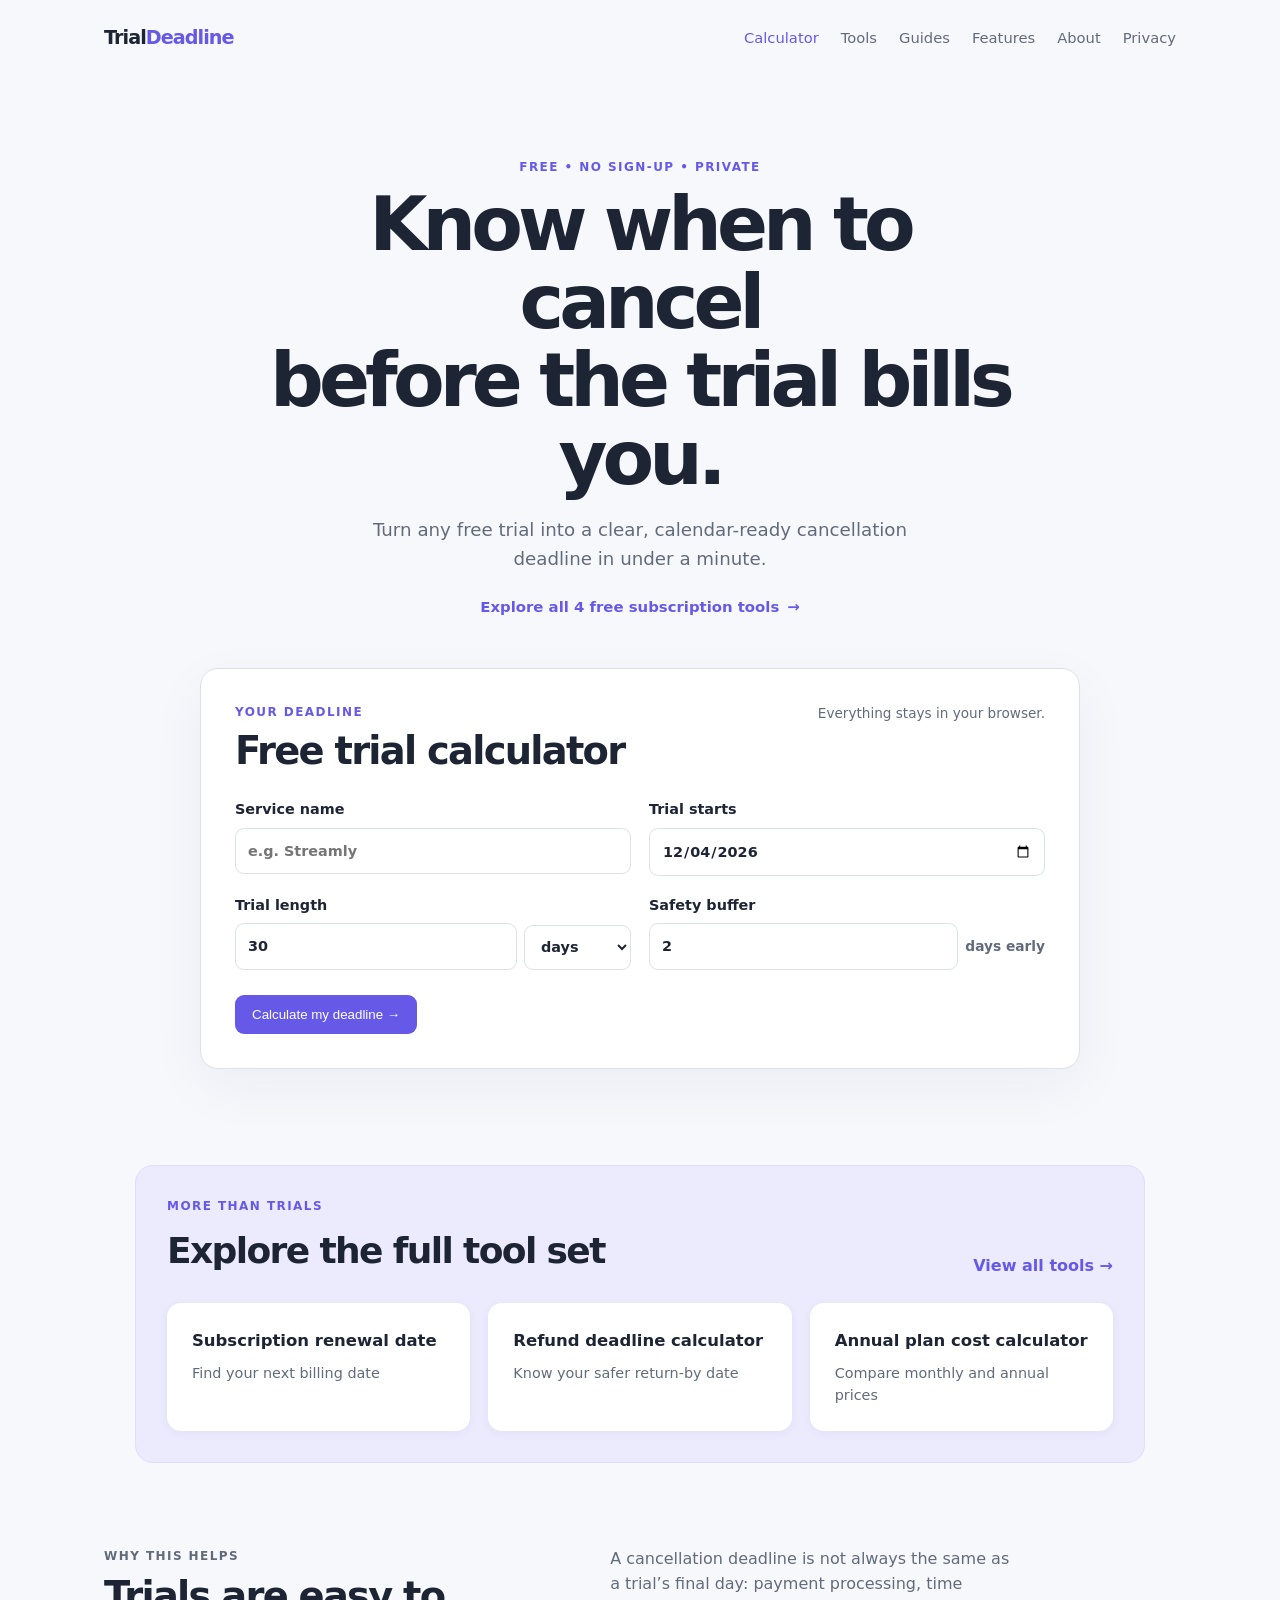
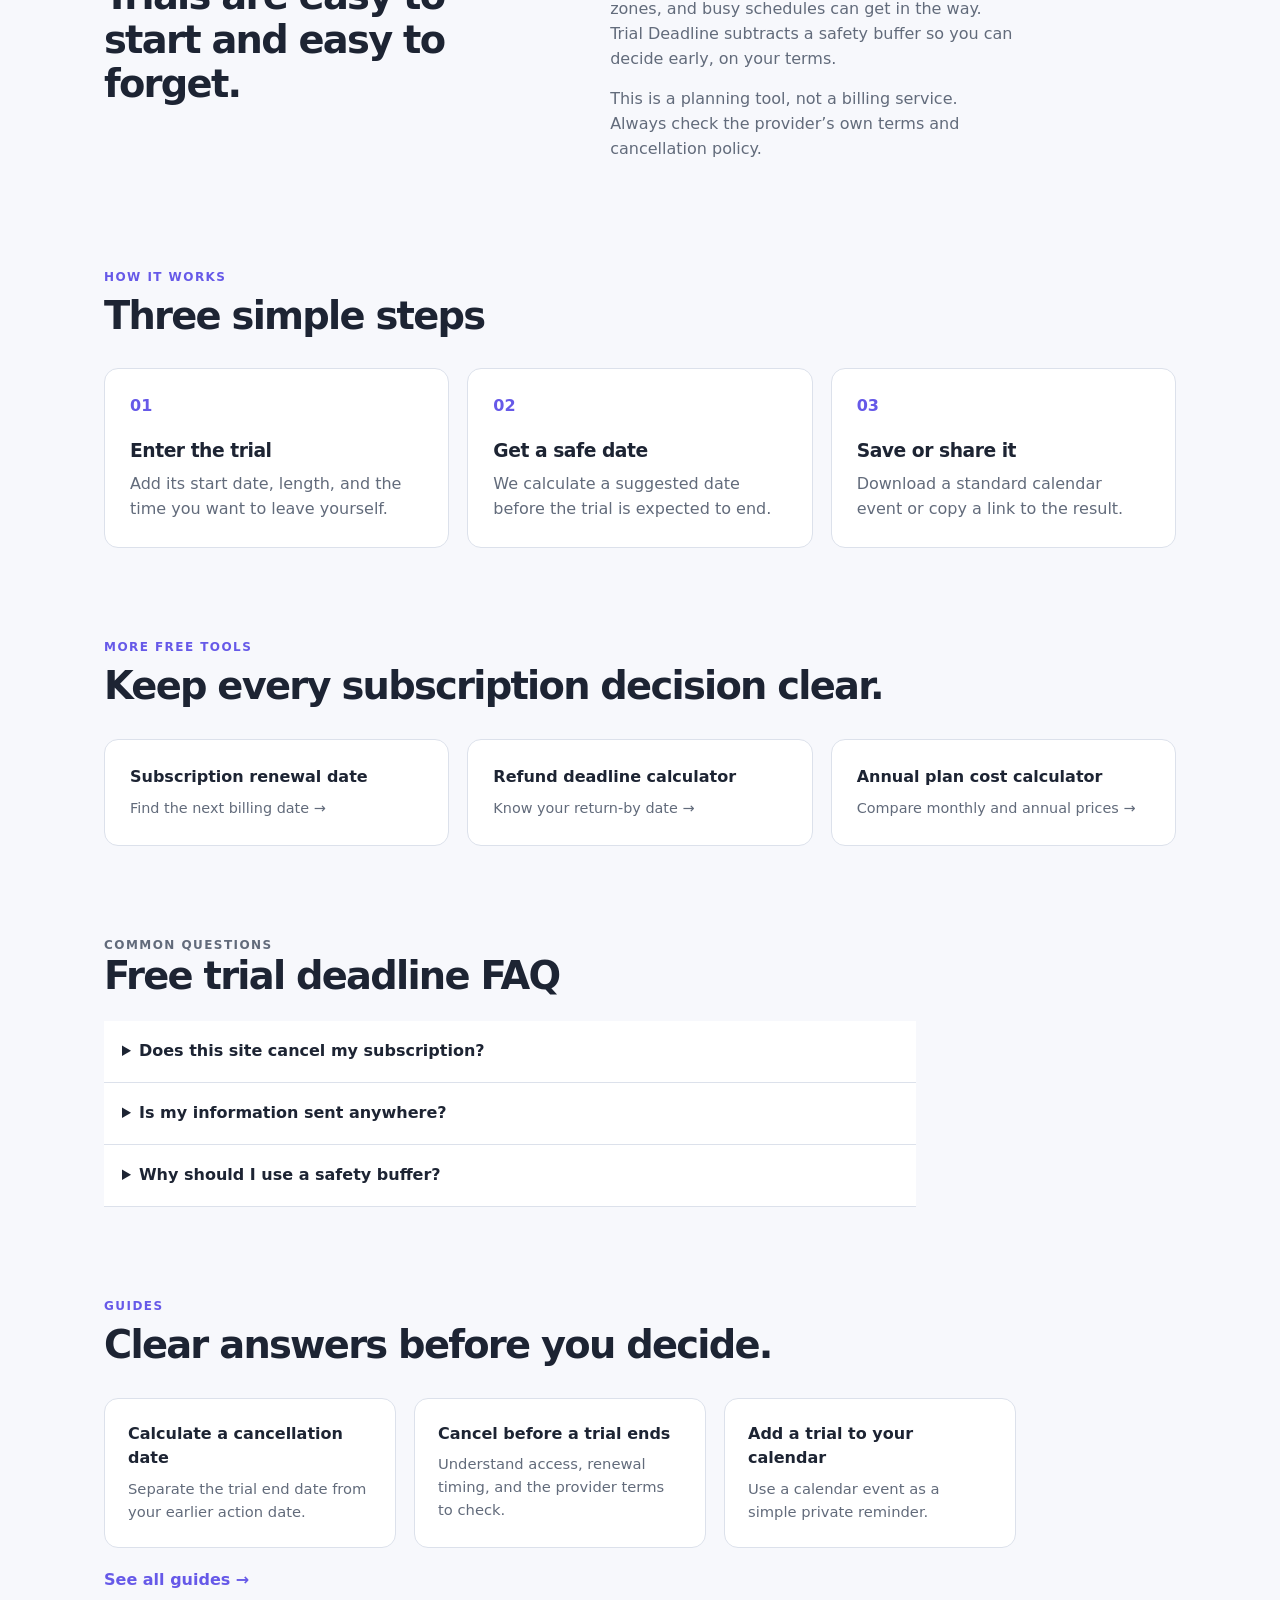
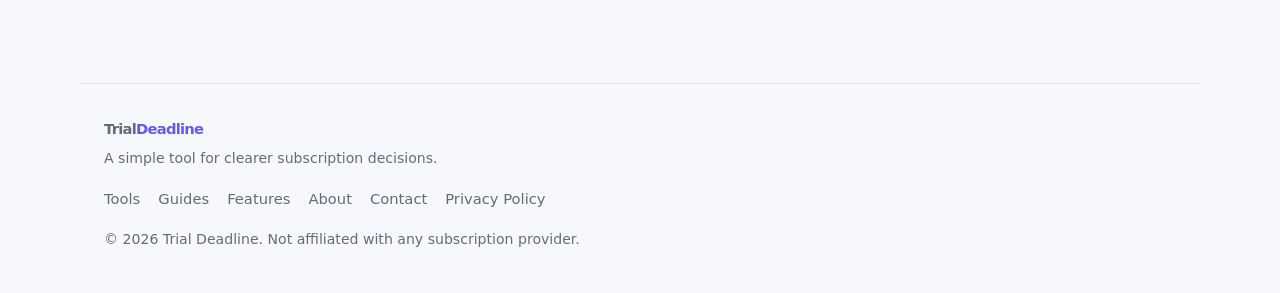
<file: index.html>
<!doctype html>
<html lang="en">
  <head>
    <meta charset="utf-8">
    <meta name="viewport" content="width=device-width, initial-scale=1">
    <meta name="description" content="Calculate a safe free trial cancellation date, add it to your calendar, and share the deadline. Free, private, and no sign-up required.">
    <meta name="robots" content="index,follow">
    <meta name="theme-color" content="#f7f8fc">
    <meta name="google-site-verification" content="S3V3upbUDRzI9ONeGpbqQpxFboGiI58O0hsGuyWn2IU">
    <script async src="https://pagead2.googlesyndication.com/pagead/js/adsbygoogle.js?client=ca-pub-9119977817671040" crossorigin="anonymous"></script>
    <link rel="canonical" href="https://trial-deadline.pages.dev/">
    <meta property="og:type" content="website">
    <meta property="og:title" content="Free Trial Cancellation Date Calculator | Trial Deadline">
    <meta property="og:description" content="Calculate a safe free trial cancellation date. Free, private, and no sign-up required.">
    <meta property="og:url" content="https://trial-deadline.pages.dev/">
    <link rel="icon" href="assets/favicon.svg" type="image/svg+xml">
    <link rel="stylesheet" href="assets/css/site.css">
    <script type="application/ld+json">
      {"@context":"https://schema.org","@type":"WebApplication","name":"Trial Deadline","url":"https://trial-deadline.pages.dev/","applicationCategory":"UtilitiesApplication","operatingSystem":"Any","isAccessibleForFree":true,"description":"A private, no-sign-up calculator for free trial cancellation dates."}
    </script>
    <title>Free Trial Cancellation Date Calculator | Trial Deadline</title>
    <style>.hero-tools-link{display:inline-flex;gap:8px;align-items:center;margin-top:23px;color:#6659e8;font-size:.93rem;font-weight:750;text-decoration:none}.hero-tools-link:hover{text-decoration:underline}.tool-spotlight{max-width:1010px;margin:0 auto 84px;padding:31px;background:#eceafd;border:1px solid #dfdcfc;border-radius:18px}.tool-spotlight-heading{display:flex;align-items:flex-end;justify-content:space-between;gap:20px}.tool-spotlight-heading h2{margin:0;letter-spacing:-.045em;font-size:clamp(1.55rem,3vw,2.25rem)}.tool-spotlight-heading>a{color:#6659e8;font-weight:750;text-decoration:none;white-space:nowrap}.tool-links-prominent{margin-top:24px}.tool-links-prominent a{border:none;box-shadow:0 2px 10px #29215b0d}.tool-links-prominent strong{font-size:1.03rem}@media(max-width:640px){.tool-spotlight{margin:0 16px 60px;padding:22px}.tool-spotlight-heading{align-items:flex-start;flex-direction:column;gap:8px}}</style>
    <style>.guide-preview{max-width:960px}.guide-cards{display:grid;grid-template-columns:repeat(3,1fr);gap:18px;margin:30px 0 20px}.guide-cards a{display:block;background:#fff;border:1px solid #dce1eb;border-radius:14px;padding:23px;color:#1d2433;text-decoration:none}.guide-cards a:hover{border-color:#6659e8}.guide-cards strong,.guide-cards span{display:block}.guide-cards span{margin-top:7px;color:#626b7b;font-size:.92rem}.text-link{color:#6659e8;font-weight:750;text-decoration:none}@media(max-width:640px){.guide-cards{grid-template-columns:1fr}}</style>
  </head>
  <body>
    <a class="skip-link" href="#main">Skip to calculator</a>
    <header class="site-header"><a class="brand" href="index.html" aria-label="Trial Deadline home">Trial<span>Deadline</span></a><nav aria-label="Primary navigation"><a aria-current="page" href="index.html">Calculator</a><a href="tools.html">Tools</a><a href="guides.html">Guides</a><a href="features.html">Features</a><a href="about.html">About</a><a href="privacy.html">Privacy</a></nav></header>
    <main id="main">
      <section class="hero">
        <p class="eyebrow">FREE • NO SIGN-UP • PRIVATE</p>
        <h1>Know when to cancel<br>before the trial bills you.</h1>
        <p class="lead">Turn any free trial into a clear, calendar-ready cancellation deadline in under a minute.</p>
        <a class="hero-tools-link" href="tools.html">Explore all 4 free subscription tools <span aria-hidden="true">&rarr;</span></a>
      </section>
      <section class="tool-card" aria-labelledby="calculator-title">
        <div class="tool-heading"><div><p class="eyebrow">YOUR DEADLINE</p><h2 id="calculator-title">Free trial calculator</h2></div><p class="privacy-note">Everything stays in your browser.</p></div>
        <form id="trial-form">
          <div class="form-grid">
            <label>Service name <input id="service" name="service" type="text" maxlength="80" placeholder="e.g. Streamly" autocomplete="off"></label>
            <label>Trial starts <input id="start-date" name="start" type="date" required></label>
            <label>Trial length <span class="field-pair"><input id="duration" name="duration" type="number" min="1" max="365" value="30" required><select id="unit" name="unit" aria-label="Trial length unit"><option value="days">days</option><option value="weeks">weeks</option><option value="months">months</option></select></span></label>
            <label>Safety buffer <span class="field-pair"><input id="buffer" name="buffer" type="number" min="0" max="30" value="2" required><span class="suffix">days early</span></span></label>
          </div>
          <button class="button button-primary" type="submit">Calculate my deadline <span aria-hidden="true">→</span></button>
        </form>
        <section id="result" class="result" aria-live="polite" hidden>
          <p class="eyebrow">CANCEL BY</p><h3 id="deadline-date"></h3><p id="deadline-message"></p>
          <div class="result-actions"><button id="calendar-button" class="button button-primary" type="button">Add to calendar</button><button id="share-button" class="button button-secondary" type="button">Copy share link</button></div>
          <p id="copy-status" class="status" role="status"></p>
        </section>
      </section>
      <section class="tool-spotlight" aria-labelledby="more-tools-title">
        <div class="tool-spotlight-heading"><div><p class="eyebrow">MORE THAN TRIALS</p><h2 id="more-tools-title">Explore the full tool set</h2></div><a href="tools.html">View all tools &rarr;</a></div>
        <div class="tool-links tool-links-prominent"><a href="renewal-date-calculator.html"><strong>Subscription renewal date</strong><span>Find your next billing date</span></a><a href="refund-deadline-calculator.html"><strong>Refund deadline calculator</strong><span>Know your safer return-by date</span></a><a href="annual-subscription-calculator.html"><strong>Annual plan cost calculator</strong><span>Compare monthly and annual prices</span></a></div>
      </section>
      <section class="content-section two-columns">
        <div><p class="eyebrow">WHY THIS HELPS</p><h2>Trials are easy to start and easy to forget.</h2></div>
        <div><p>A cancellation deadline is not always the same as a trial’s final day: payment processing, time zones, and busy schedules can get in the way. Trial Deadline subtracts a safety buffer so you can decide early, on your terms.</p><p>This is a planning tool, not a billing service. Always check the provider’s own terms and cancellation policy.</p></div>
      </section>
      <section class="content-section"><p class="eyebrow">HOW IT WORKS</p><h2>Three simple steps</h2><div class="steps"><article><span>01</span><h3>Enter the trial</h3><p>Add its start date, length, and the time you want to leave yourself.</p></article><article><span>02</span><h3>Get a safe date</h3><p>We calculate a suggested date before the trial is expected to end.</p></article><article><span>03</span><h3>Save or share it</h3><p>Download a standard calendar event or copy a link to the result.</p></article></div></section>
      <section class="content-section"><p class="eyebrow">MORE FREE TOOLS</p><h2>Keep every subscription decision clear.</h2><div class="tool-links"><a href="renewal-date-calculator.html"><strong>Subscription renewal date</strong><span>Find the next billing date →</span></a><a href="refund-deadline-calculator.html"><strong>Refund deadline calculator</strong><span>Know your return-by date →</span></a><a href="annual-subscription-calculator.html"><strong>Annual plan cost calculator</strong><span>Compare monthly and annual prices →</span></a></div></section>
      <section class="content-section faq"><p class="eyebrow">COMMON QUESTIONS</p><h2>Free trial deadline FAQ</h2><details><summary>Does this site cancel my subscription?</summary><p>No. This site only helps you plan a cancellation date. You must cancel directly with the service provider.</p></details><details><summary>Is my information sent anywhere?</summary><p>No. Calculations happen on your device. A shared result is encoded in the URL, not stored on our servers.</p></details><details><summary>Why should I use a safety buffer?</summary><p>Cancellation cutoffs and time zones vary. A buffer gives you time to decide and complete the provider’s cancellation steps.</p></details></section>
      <section class="content-section guide-preview" aria-labelledby="guides-title"><p class="eyebrow">GUIDES</p><h2 id="guides-title">Clear answers before you decide.</h2><div class="guide-cards"><a href="guides/calculate-cancellation-date.html"><strong>Calculate a cancellation date</strong><span>Separate the trial end date from your earlier action date.</span></a><a href="guides/cancel-before-trial-ends.html"><strong>Cancel before a trial ends</strong><span>Understand access, renewal timing, and the provider terms to check.</span></a><a href="guides/add-trial-to-calendar.html"><strong>Add a trial to your calendar</strong><span>Use a calendar event as a simple private reminder.</span></a></div><a class="text-link" href="guides.html">See all guides <span aria-hidden="true">&rarr;</span></a></section>
    </main>
    <footer class="site-footer"><a class="brand" href="index.html">Trial<span>Deadline</span></a><p>A simple tool for clearer subscription decisions.</p><div><a href="tools.html">Tools</a><a href="guides.html">Guides</a><a href="features.html">Features</a><a href="about.html">About</a><a href="contact.html">Contact</a><a href="privacy.html">Privacy Policy</a></div><p>© <span id="year"></span> Trial Deadline. Not affiliated with any subscription provider.</p></footer>
    <script type="module" src="assets/js/app.js"></script>
  </body>
</html>
</file>
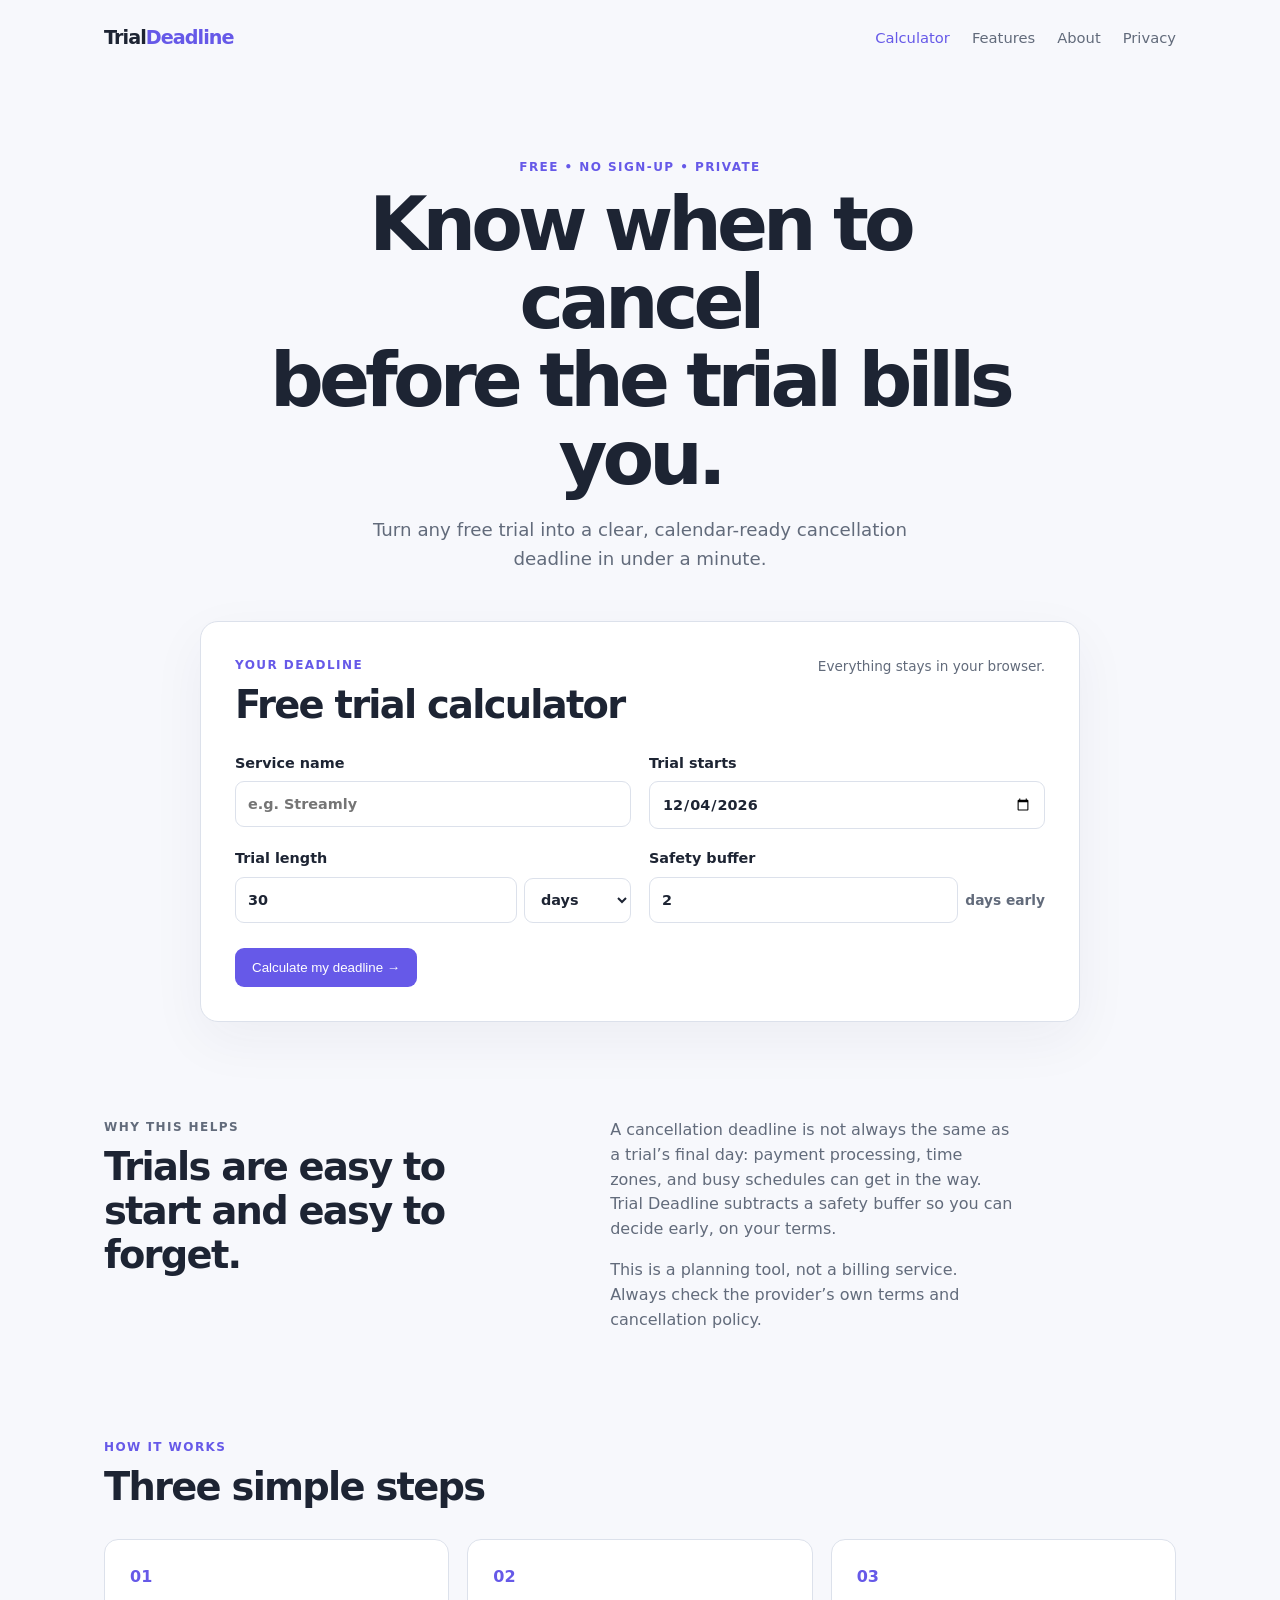
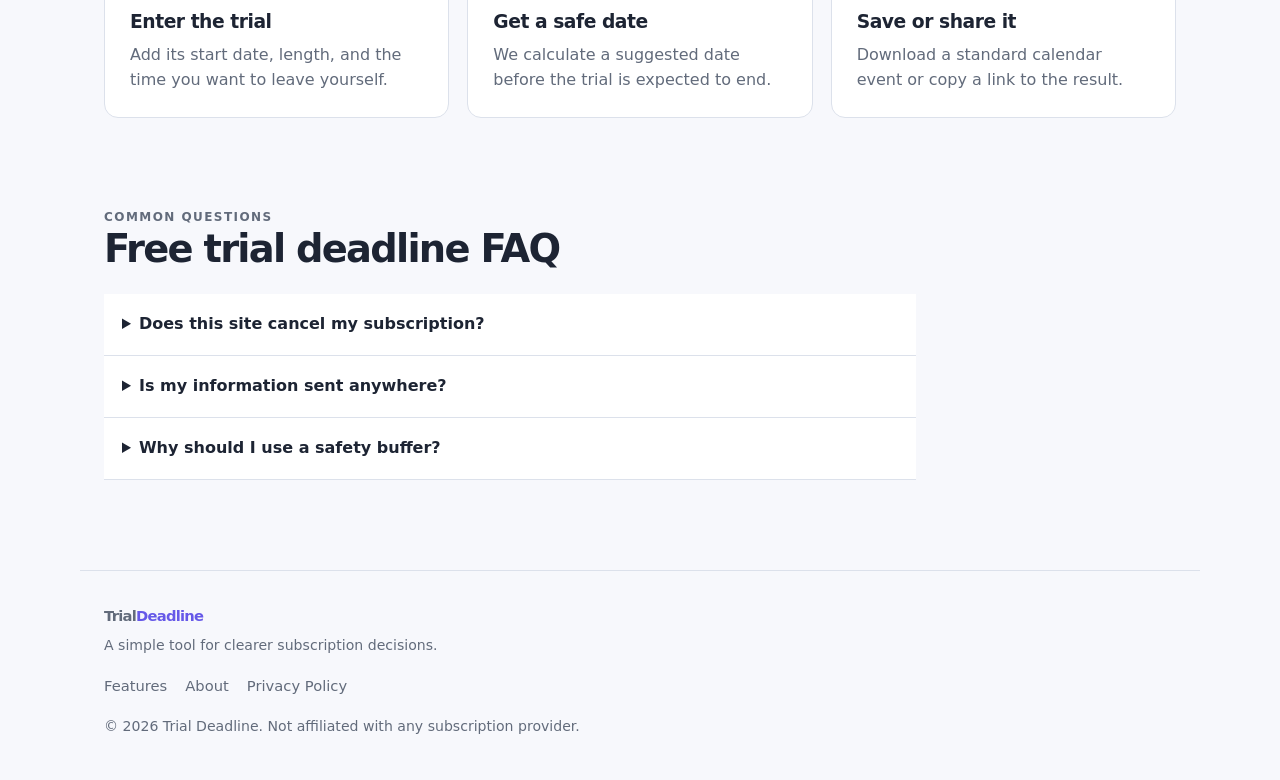
<file: free-trial-deadline-calculator/index.html>
<!doctype html>
<html lang="en">
  <head>
    <meta charset="utf-8">
    <meta name="viewport" content="width=device-width, initial-scale=1">
    <meta name="description" content="Calculate a safe free trial cancellation date, add it to your calendar, and share the deadline. Free, private, and no sign-up required.">
    <meta name="robots" content="index,follow">
    <meta name="theme-color" content="#f7f8fc">
    <link rel="canonical" href="https://YOUR-DOMAIN.example/">
    <link rel="icon" href="assets/favicon.svg" type="image/svg+xml">
    <link rel="stylesheet" href="assets/css/site.css">
    <script type="application/ld+json">
      {"@context":"https://schema.org","@type":"WebApplication","name":"Trial Deadline","url":"https://YOUR-DOMAIN.example/","applicationCategory":"UtilitiesApplication","operatingSystem":"Any","isAccessibleForFree":true,"description":"A private, no-sign-up calculator for free trial cancellation dates."}
    </script>
    <title>Free Trial Cancellation Date Calculator | Trial Deadline</title>
  </head>
  <body>
    <a class="skip-link" href="#main">Skip to calculator</a>
    <header class="site-header"><a class="brand" href="index.html" aria-label="Trial Deadline home">Trial<span>Deadline</span></a><nav aria-label="Primary navigation"><a aria-current="page" href="index.html">Calculator</a><a href="features.html">Features</a><a href="about.html">About</a><a href="privacy.html">Privacy</a></nav></header>
    <main id="main">
      <section class="hero">
        <p class="eyebrow">FREE • NO SIGN-UP • PRIVATE</p>
        <h1>Know when to cancel<br>before the trial bills you.</h1>
        <p class="lead">Turn any free trial into a clear, calendar-ready cancellation deadline in under a minute.</p>
      </section>
      <section class="tool-card" aria-labelledby="calculator-title">
        <div class="tool-heading"><div><p class="eyebrow">YOUR DEADLINE</p><h2 id="calculator-title">Free trial calculator</h2></div><p class="privacy-note">Everything stays in your browser.</p></div>
        <form id="trial-form">
          <div class="form-grid">
            <label>Service name <input id="service" name="service" type="text" maxlength="80" placeholder="e.g. Streamly" autocomplete="off"></label>
            <label>Trial starts <input id="start-date" name="start" type="date" required></label>
            <label>Trial length <span class="field-pair"><input id="duration" name="duration" type="number" min="1" max="365" value="30" required><select id="unit" name="unit" aria-label="Trial length unit"><option value="days">days</option><option value="weeks">weeks</option><option value="months">months</option></select></span></label>
            <label>Safety buffer <span class="field-pair"><input id="buffer" name="buffer" type="number" min="0" max="30" value="2" required><span class="suffix">days early</span></span></label>
          </div>
          <button class="button button-primary" type="submit">Calculate my deadline <span aria-hidden="true">→</span></button>
        </form>
        <section id="result" class="result" aria-live="polite" hidden>
          <p class="eyebrow">CANCEL BY</p><h3 id="deadline-date"></h3><p id="deadline-message"></p>
          <div class="result-actions"><button id="calendar-button" class="button button-primary" type="button">Add to calendar</button><button id="share-button" class="button button-secondary" type="button">Copy share link</button></div>
          <p id="copy-status" class="status" role="status"></p>
        </section>
      </section>
      <section class="content-section two-columns">
        <div><p class="eyebrow">WHY THIS HELPS</p><h2>Trials are easy to start and easy to forget.</h2></div>
        <div><p>A cancellation deadline is not always the same as a trial’s final day: payment processing, time zones, and busy schedules can get in the way. Trial Deadline subtracts a safety buffer so you can decide early, on your terms.</p><p>This is a planning tool, not a billing service. Always check the provider’s own terms and cancellation policy.</p></div>
      </section>
      <section class="content-section"><p class="eyebrow">HOW IT WORKS</p><h2>Three simple steps</h2><div class="steps"><article><span>01</span><h3>Enter the trial</h3><p>Add its start date, length, and the time you want to leave yourself.</p></article><article><span>02</span><h3>Get a safe date</h3><p>We calculate a suggested date before the trial is expected to end.</p></article><article><span>03</span><h3>Save or share it</h3><p>Download a standard calendar event or copy a link to the result.</p></article></div></section>
      <section class="content-section faq"><p class="eyebrow">COMMON QUESTIONS</p><h2>Free trial deadline FAQ</h2><details><summary>Does this site cancel my subscription?</summary><p>No. This site only helps you plan a cancellation date. You must cancel directly with the service provider.</p></details><details><summary>Is my information sent anywhere?</summary><p>No. Calculations happen on your device. A shared result is encoded in the URL, not stored on our servers.</p></details><details><summary>Why should I use a safety buffer?</summary><p>Cancellation cutoffs and time zones vary. A buffer gives you time to decide and complete the provider’s cancellation steps.</p></details></section>
    </main>
    <footer class="site-footer"><a class="brand" href="index.html">Trial<span>Deadline</span></a><p>A simple tool for clearer subscription decisions.</p><div><a href="features.html">Features</a><a href="about.html">About</a><a href="privacy.html">Privacy Policy</a></div><p>© <span id="year"></span> Trial Deadline. Not affiliated with any subscription provider.</p></footer>
    <script type="module" src="assets/js/app.js"></script>
  </body>
</html>
</file>
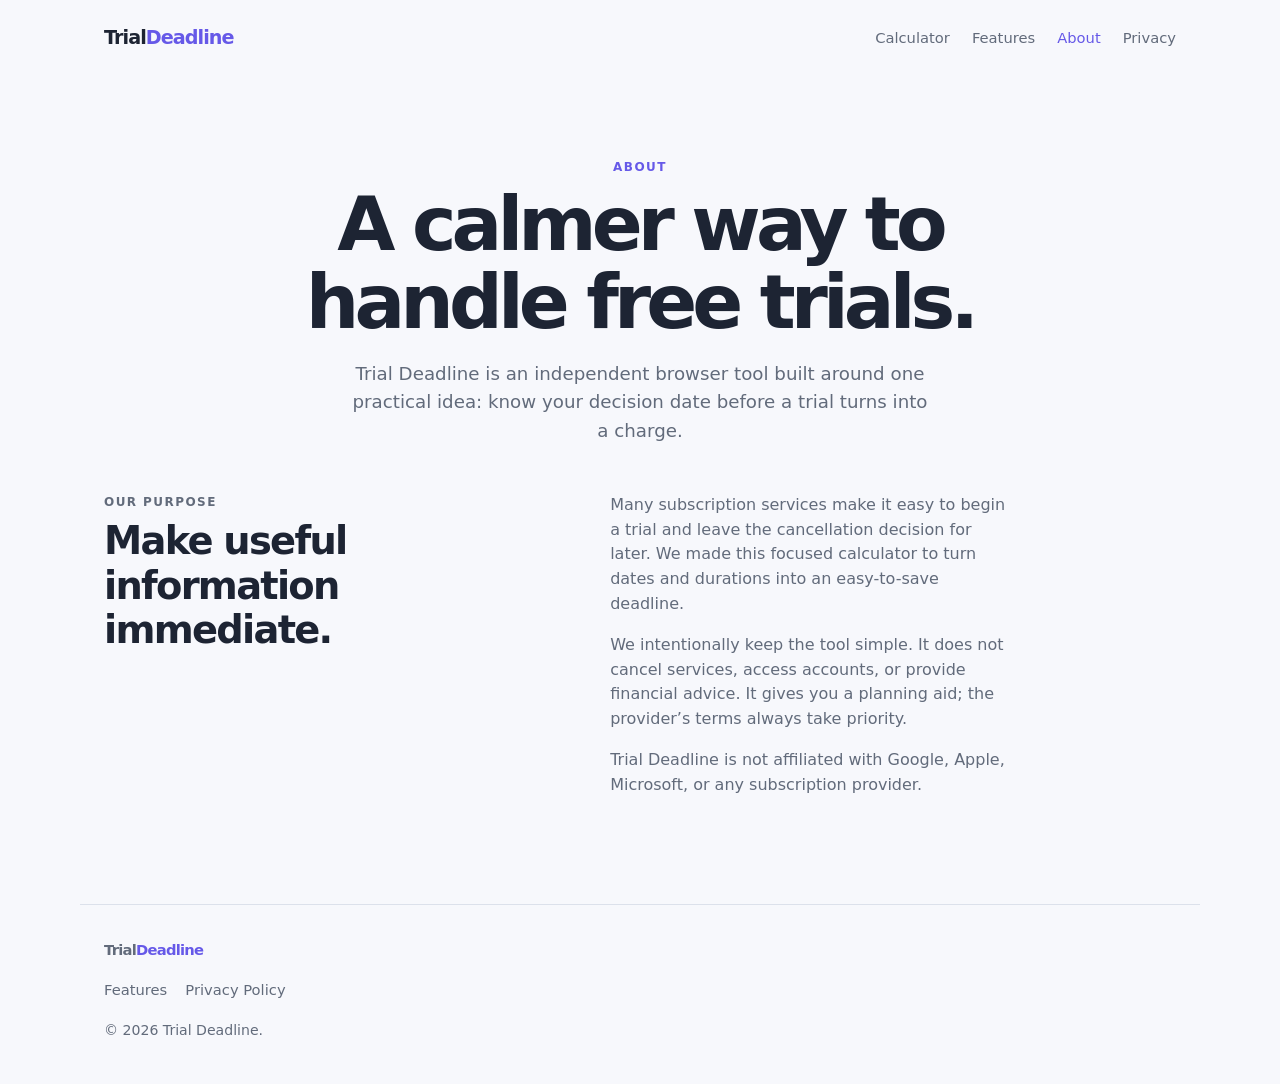
<file: about.html>
<!doctype html><html lang="en"><head><meta charset="utf-8"><meta name="viewport" content="width=device-width,initial-scale=1"><meta name="description" content="About Trial Deadline, a free and privacy-minded browser tool for planning free trial cancellation dates."><link rel="canonical" href="https://YOUR-DOMAIN.example/about.html"><link rel="stylesheet" href="assets/css/site.css"><title>About | Trial Deadline</title></head><body><header class="site-header"><a class="brand" href="index.html">Trial<span>Deadline</span></a><nav><a href="index.html">Calculator</a><a href="features.html">Features</a><a aria-current="page" href="about.html">About</a><a href="privacy.html">Privacy</a></nav></header><main><section class="hero"><p class="eyebrow">ABOUT</p><h1>A calmer way to handle free trials.</h1><p class="lead">Trial Deadline is an independent browser tool built around one practical idea: know your decision date before a trial turns into a charge.</p></section><section class="content-section two-columns"><div><p class="eyebrow">OUR PURPOSE</p><h2>Make useful information immediate.</h2></div><div><p>Many subscription services make it easy to begin a trial and leave the cancellation decision for later. We made this focused calculator to turn dates and durations into an easy-to-save deadline.</p><p>We intentionally keep the tool simple. It does not cancel services, access accounts, or provide financial advice. It gives you a planning aid; the provider’s terms always take priority.</p><p>Trial Deadline is not affiliated with Google, Apple, Microsoft, or any subscription provider.</p></div></section></main><footer class="site-footer"><a class="brand" href="index.html">Trial<span>Deadline</span></a><div><a href="features.html">Features</a><a href="privacy.html">Privacy Policy</a></div><p>© <span id="year"></span> Trial Deadline.</p></footer><script type="module" src="assets/js/app.js"></script></body></html>
</file>
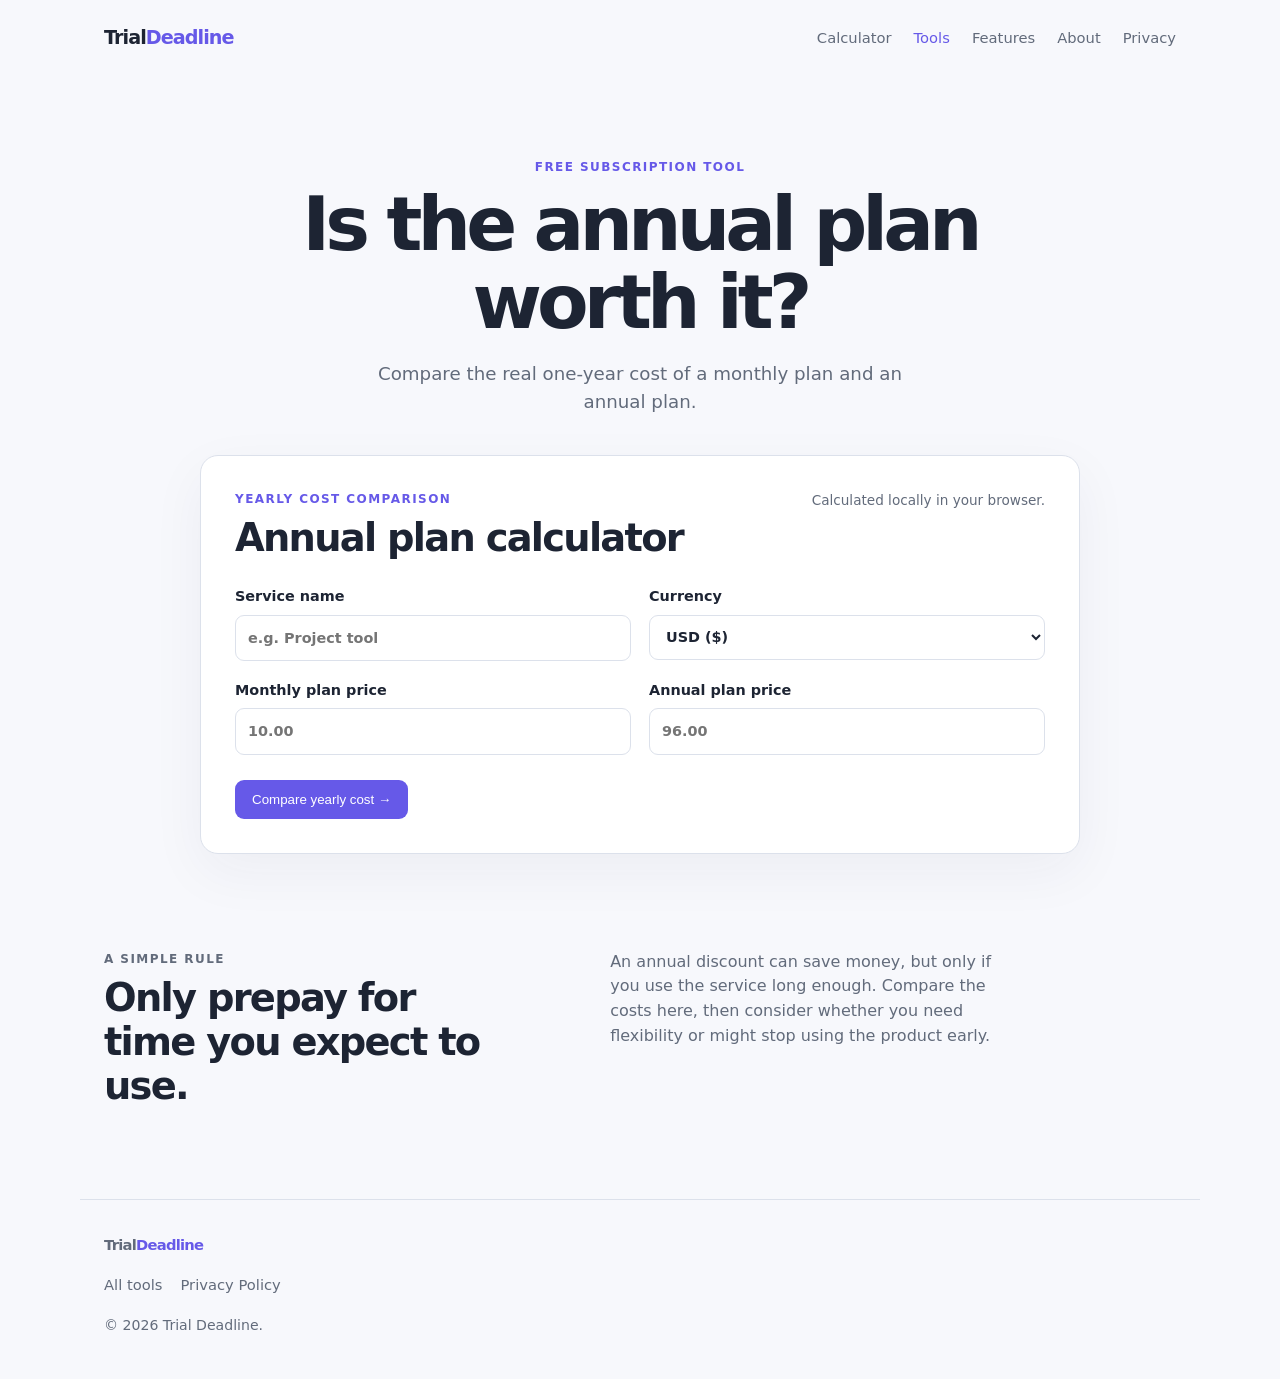
<file: annual-subscription-calculator.html>
<!doctype html><html lang="en"><head><meta charset="utf-8"><meta name="viewport" content="width=device-width,initial-scale=1"><meta name="description" content="Compare monthly and annual subscription prices and calculate your yearly savings. Free, private, and no sign-up required."><link rel="canonical" href="https://YOUR-DOMAIN.example/annual-subscription-calculator.html"><link rel="stylesheet" href="assets/css/site.css"><title>Annual Subscription Cost Calculator | Trial Deadline</title></head><body><header class="site-header"><a class="brand" href="index.html">Trial<span>Deadline</span></a><nav><a href="index.html">Calculator</a><a aria-current="page" href="tools.html">Tools</a><a href="features.html">Features</a><a href="about.html">About</a><a href="privacy.html">Privacy</a></nav></header><main><section class="hero compact-hero"><p class="eyebrow">FREE SUBSCRIPTION TOOL</p><h1>Is the annual plan worth it?</h1><p class="lead">Compare the real one-year cost of a monthly plan and an annual plan.</p></section><section class="tool-card"><div class="tool-heading"><div><p class="eyebrow">YEARLY COST COMPARISON</p><h2>Annual plan calculator</h2></div><p class="privacy-note">Calculated locally in your browser.</p></div><form class="mini-tool" data-tool="annual"><div class="form-grid"><label>Service name <input name="service" maxlength="80" placeholder="e.g. Project tool"></label><label>Currency <select name="currency"><option value="USD">USD ($)</option><option value="EUR">EUR (€)</option><option value="GBP">GBP (£)</option><option value="KRW">KRW (₩)</option></select></label><label>Monthly plan price <input name="monthly" type="number" min="0" step="0.01" placeholder="10.00" required></label><label>Annual plan price <input name="annual" type="number" min="0" step="0.01" placeholder="96.00" required></label></div><button class="button button-primary">Compare yearly cost →</button></form><section class="result" hidden aria-live="polite"><p class="eyebrow">YOUR COMPARISON</p><h3></h3><p></p></section></section><section class="content-section two-columns"><div><p class="eyebrow">A SIMPLE RULE</p><h2>Only prepay for time you expect to use.</h2></div><div><p>An annual discount can save money, but only if you use the service long enough. Compare the costs here, then consider whether you need flexibility or might stop using the product early.</p></div></section></main><footer class="site-footer"><a class="brand" href="index.html">Trial<span>Deadline</span></a><div><a href="tools.html">All tools</a><a href="privacy.html">Privacy Policy</a></div><p>© <span id="year"></span> Trial Deadline.</p></footer><script type="module" src="assets/js/app.js"></script></body></html>
</file>
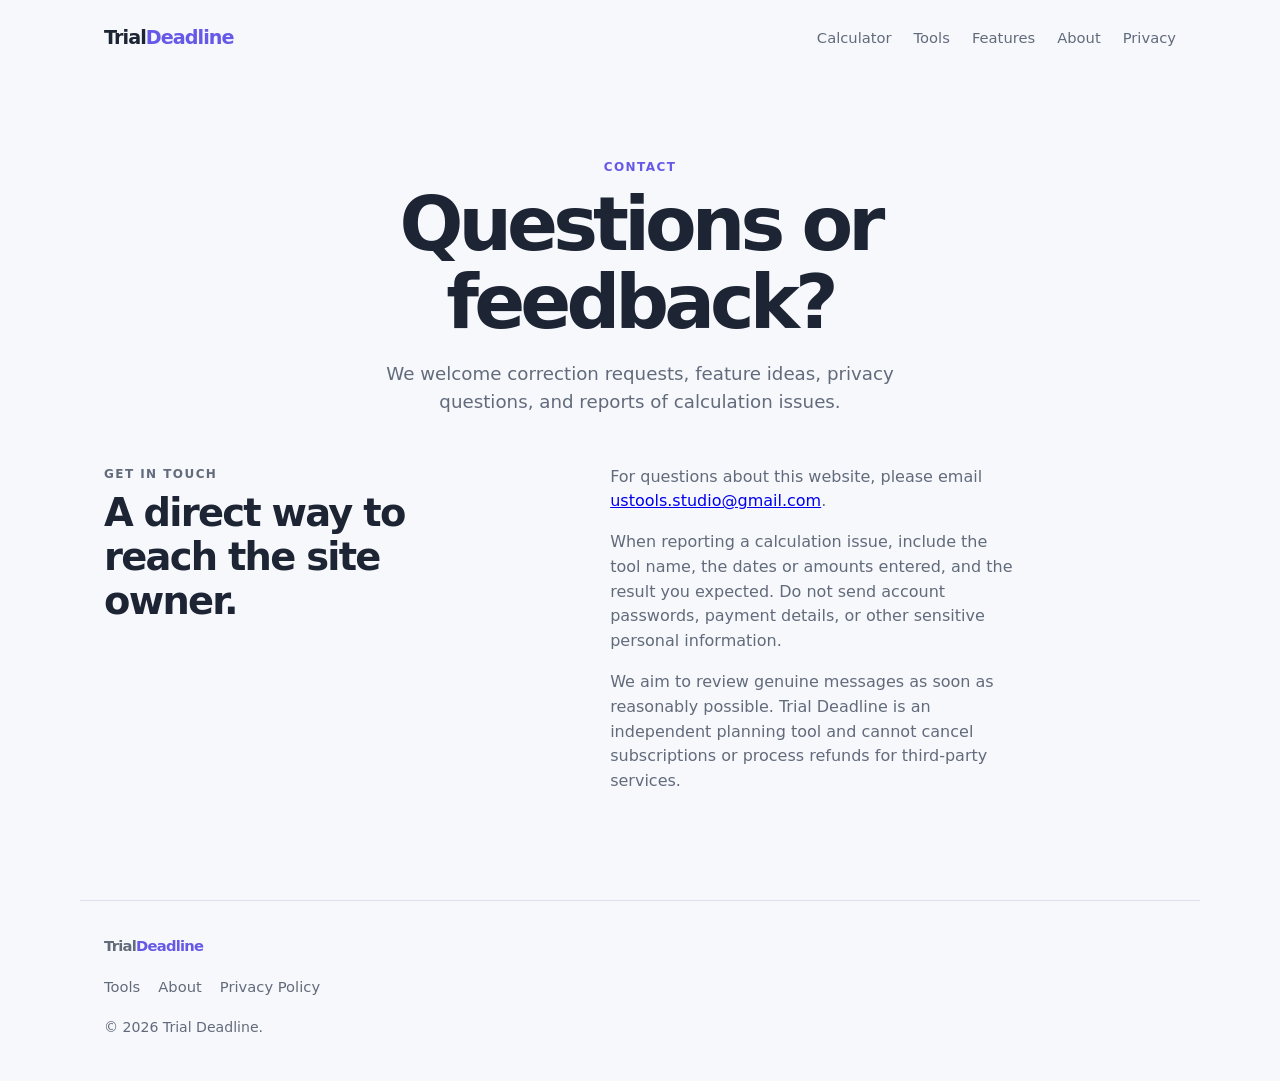
<file: contact.html>
<!doctype html><html lang="en"><head><meta charset="utf-8"><meta name="viewport" content="width=device-width,initial-scale=1"><meta name="description" content="Contact Trial Deadline with questions, feedback, corrections, or privacy requests."><link rel="canonical" href="https://YOUR-DOMAIN.example/contact.html"><link rel="stylesheet" href="assets/css/site.css"><title>Contact | Trial Deadline</title></head><body><header class="site-header"><a class="brand" href="index.html">Trial<span>Deadline</span></a><nav><a href="index.html">Calculator</a><a href="tools.html">Tools</a><a href="features.html">Features</a><a href="about.html">About</a><a href="privacy.html">Privacy</a></nav></header><main><section class="hero"><p class="eyebrow">CONTACT</p><h1>Questions or feedback?</h1><p class="lead">We welcome correction requests, feature ideas, privacy questions, and reports of calculation issues.</p></section><section class="content-section two-columns"><div><p class="eyebrow">GET IN TOUCH</p><h2>A direct way to reach the site owner.</h2></div><div><p>For questions about this website, please email <a href="mailto:ustools.studio@gmail.com">ustools.studio@gmail.com</a>.</p><p>When reporting a calculation issue, include the tool name, the dates or amounts entered, and the result you expected. Do not send account passwords, payment details, or other sensitive personal information.</p><p>We aim to review genuine messages as soon as reasonably possible. Trial Deadline is an independent planning tool and cannot cancel subscriptions or process refunds for third-party services.</p></div></section></main><footer class="site-footer"><a class="brand" href="index.html">Trial<span>Deadline</span></a><div><a href="tools.html">Tools</a><a href="about.html">About</a><a href="privacy.html">Privacy Policy</a></div><p>© <span id="year"></span> Trial Deadline.</p></footer><script type="module" src="assets/js/app.js"></script></body></html>
</file>
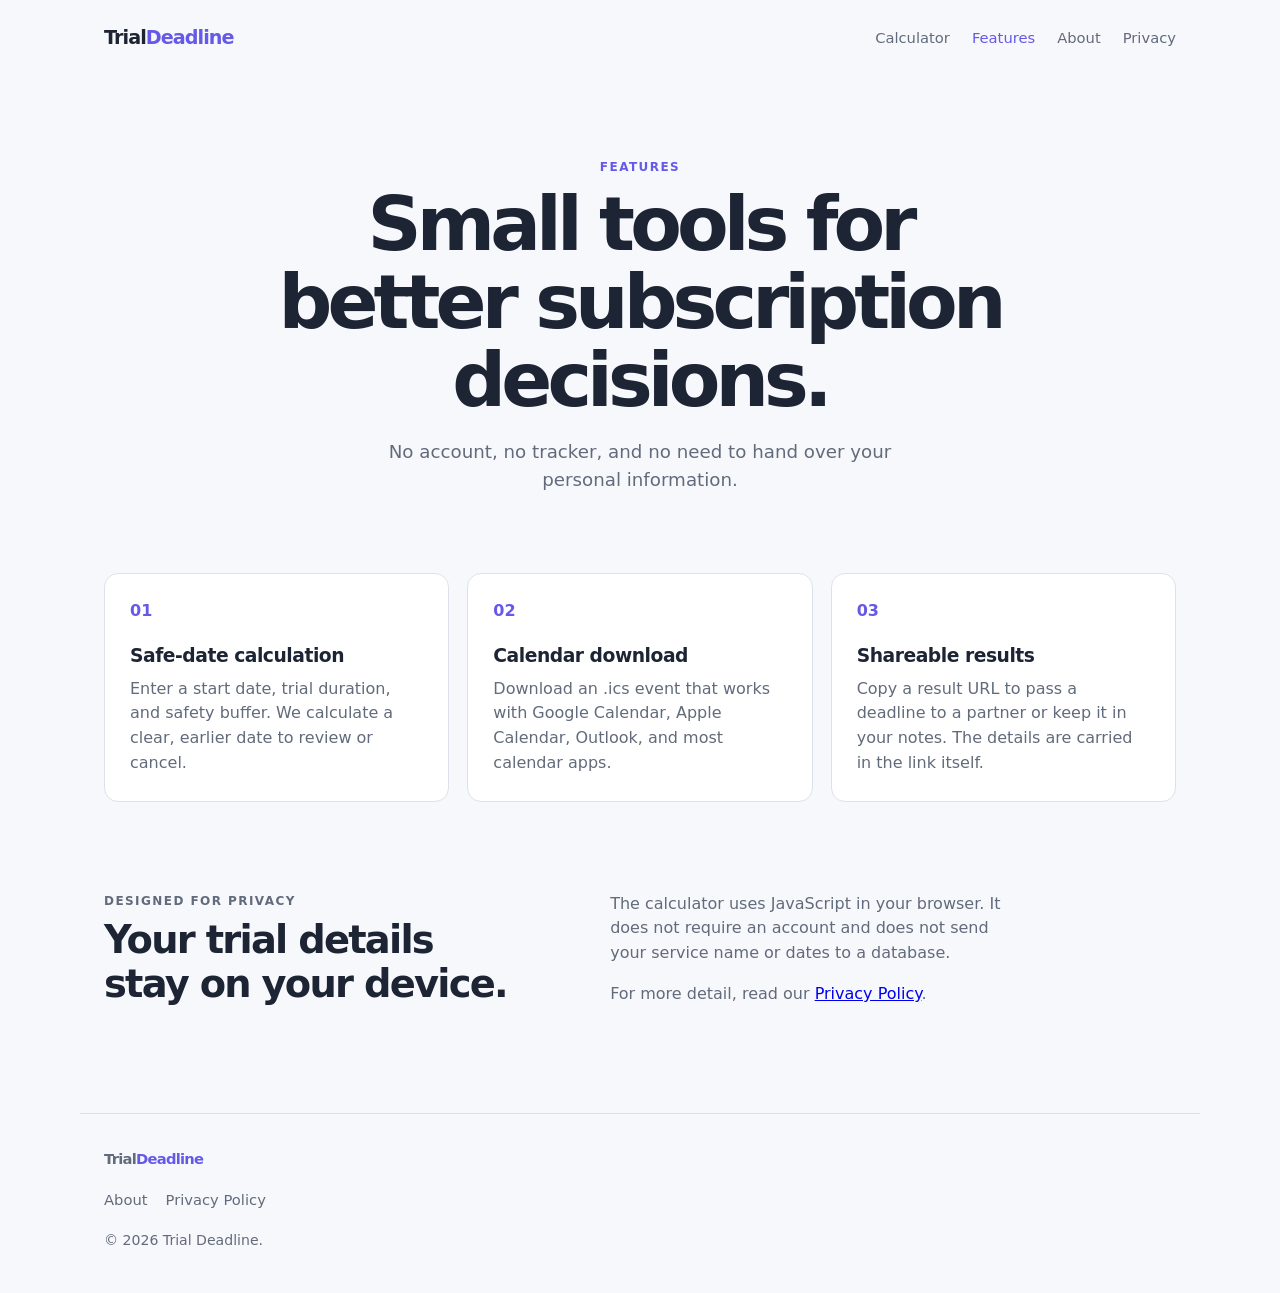
<file: features.html>
<!doctype html><html lang="en"><head><meta charset="utf-8"><meta name="viewport" content="width=device-width,initial-scale=1"><meta name="description" content="Learn how Trial Deadline helps you calculate, save, and share a safer free trial cancellation date."><link rel="canonical" href="https://YOUR-DOMAIN.example/features.html"><link rel="stylesheet" href="assets/css/site.css"><title>Features | Trial Deadline</title></head><body><header class="site-header"><a class="brand" href="index.html">Trial<span>Deadline</span></a><nav><a href="index.html">Calculator</a><a aria-current="page" href="features.html">Features</a><a href="about.html">About</a><a href="privacy.html">Privacy</a></nav></header><main><section class="hero"><p class="eyebrow">FEATURES</p><h1>Small tools for better subscription decisions.</h1><p class="lead">No account, no tracker, and no need to hand over your personal information.</p></section><section class="content-section"><div class="steps"><article><span>01</span><h3>Safe-date calculation</h3><p>Enter a start date, trial duration, and safety buffer. We calculate a clear, earlier date to review or cancel.</p></article><article><span>02</span><h3>Calendar download</h3><p>Download an .ics event that works with Google Calendar, Apple Calendar, Outlook, and most calendar apps.</p></article><article><span>03</span><h3>Shareable results</h3><p>Copy a result URL to pass a deadline to a partner or keep it in your notes. The details are carried in the link itself.</p></article></div></section><section class="content-section two-columns"><div><p class="eyebrow">DESIGNED FOR PRIVACY</p><h2>Your trial details stay on your device.</h2></div><div><p>The calculator uses JavaScript in your browser. It does not require an account and does not send your service name or dates to a database.</p><p>For more detail, read our <a href="privacy.html">Privacy Policy</a>.</p></div></section></main><footer class="site-footer"><a class="brand" href="index.html">Trial<span>Deadline</span></a><div><a href="about.html">About</a><a href="privacy.html">Privacy Policy</a></div><p>© <span id="year"></span> Trial Deadline.</p></footer><script type="module" src="assets/js/app.js"></script></body></html>
</file>
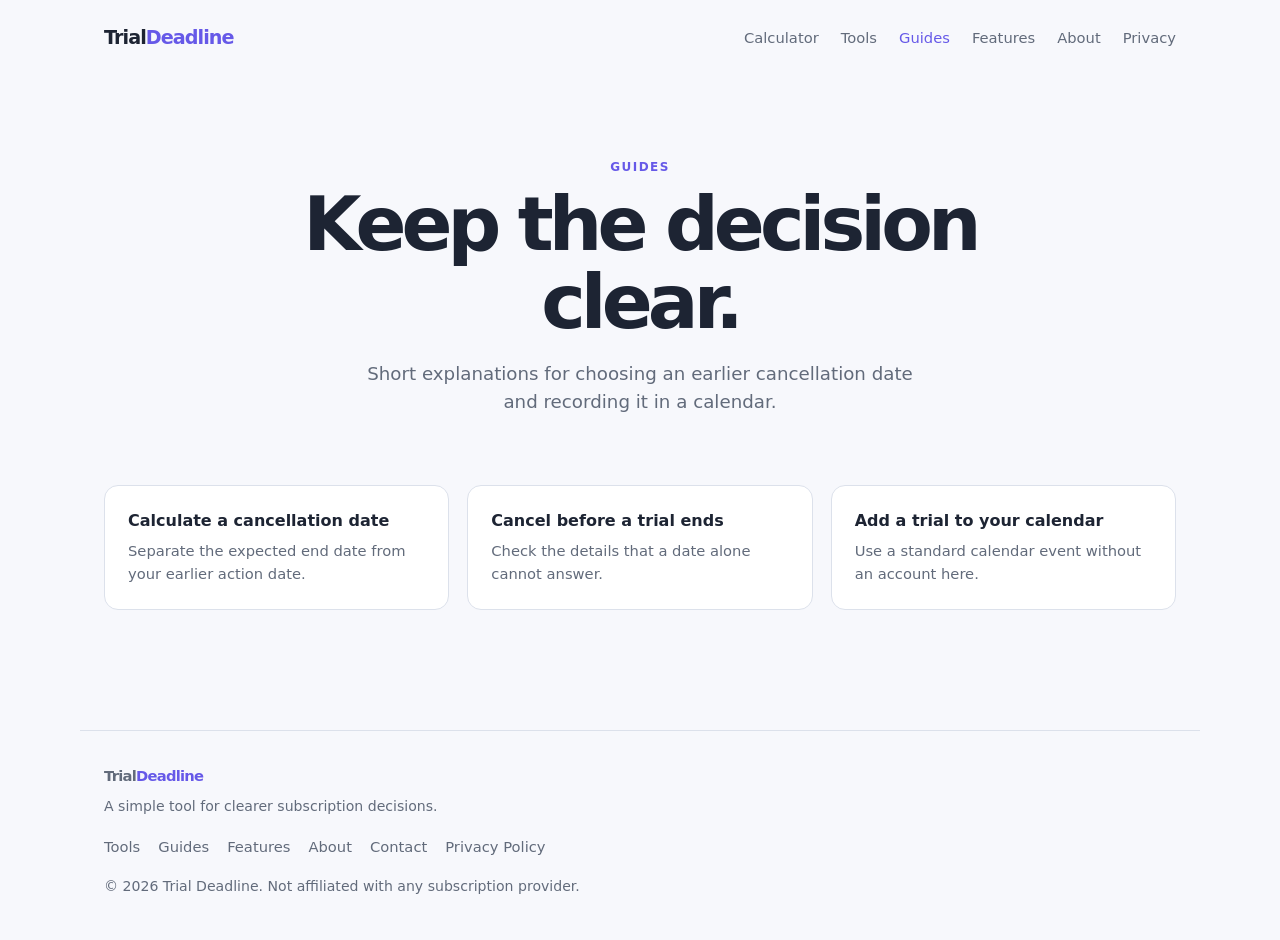
<file: guides.html>
<!doctype html>
<html lang="en"><head><meta charset="utf-8"><meta name="viewport" content="width=device-width,initial-scale=1"><meta name="description" content="Practical guides for calculating a free trial cancellation date, checking renewal terms, and saving a private calendar reminder."><meta name="robots" content="index,follow"><link rel="canonical" href="https://trial-deadline.pages.dev/guides.html"><link rel="icon" href="assets/favicon.svg" type="image/svg+xml"><link rel="stylesheet" href="assets/css/site.css"><style>.guide-cards{display:grid;grid-template-columns:repeat(3,1fr);gap:18px;margin:30px 0}.guide-cards a{display:block;background:#fff;border:1px solid #dce1eb;border-radius:14px;padding:23px;color:#1d2433;text-decoration:none}.guide-cards a:hover{border-color:#6659e8}.guide-cards strong,.guide-cards span{display:block}.guide-cards span{margin-top:7px;color:#626b7b;font-size:.92rem}@media(max-width:640px){.guide-cards{grid-template-columns:1fr}}</style><title>Free Trial Deadline Guides | Trial Deadline</title></head><body><a class="skip-link" href="#main">Skip to guides</a><header class="site-header"><a class="brand" href="index.html">Trial<span>Deadline</span></a><nav aria-label="Primary navigation"><a href="index.html">Calculator</a><a href="tools.html">Tools</a><a aria-current="page" href="guides.html">Guides</a><a href="features.html">Features</a><a href="about.html">About</a><a href="privacy.html">Privacy</a></nav></header><main id="main"><section class="hero compact-hero"><p class="eyebrow">GUIDES</p><h1>Keep the decision clear.</h1><p class="lead">Short explanations for choosing an earlier cancellation date and recording it in a calendar.</p></section><section class="content-section"><div class="guide-cards"><a href="guides/calculate-cancellation-date.html"><strong>Calculate a cancellation date</strong><span>Separate the expected end date from your earlier action date.</span></a><a href="guides/cancel-before-trial-ends.html"><strong>Cancel before a trial ends</strong><span>Check the details that a date alone cannot answer.</span></a><a href="guides/add-trial-to-calendar.html"><strong>Add a trial to your calendar</strong><span>Use a standard calendar event without an account here.</span></a></div></section></main><footer class="site-footer"><a class="brand" href="index.html">Trial<span>Deadline</span></a><p>A simple tool for clearer subscription decisions.</p><div><a href="tools.html">Tools</a><a href="guides.html">Guides</a><a href="features.html">Features</a><a href="about.html">About</a><a href="contact.html">Contact</a><a href="privacy.html">Privacy Policy</a></div><p>© <span id="year"></span> Trial Deadline. Not affiliated with any subscription provider.</p></footer><script type="module" src="assets/js/app.js"></script></body></html>
</file>
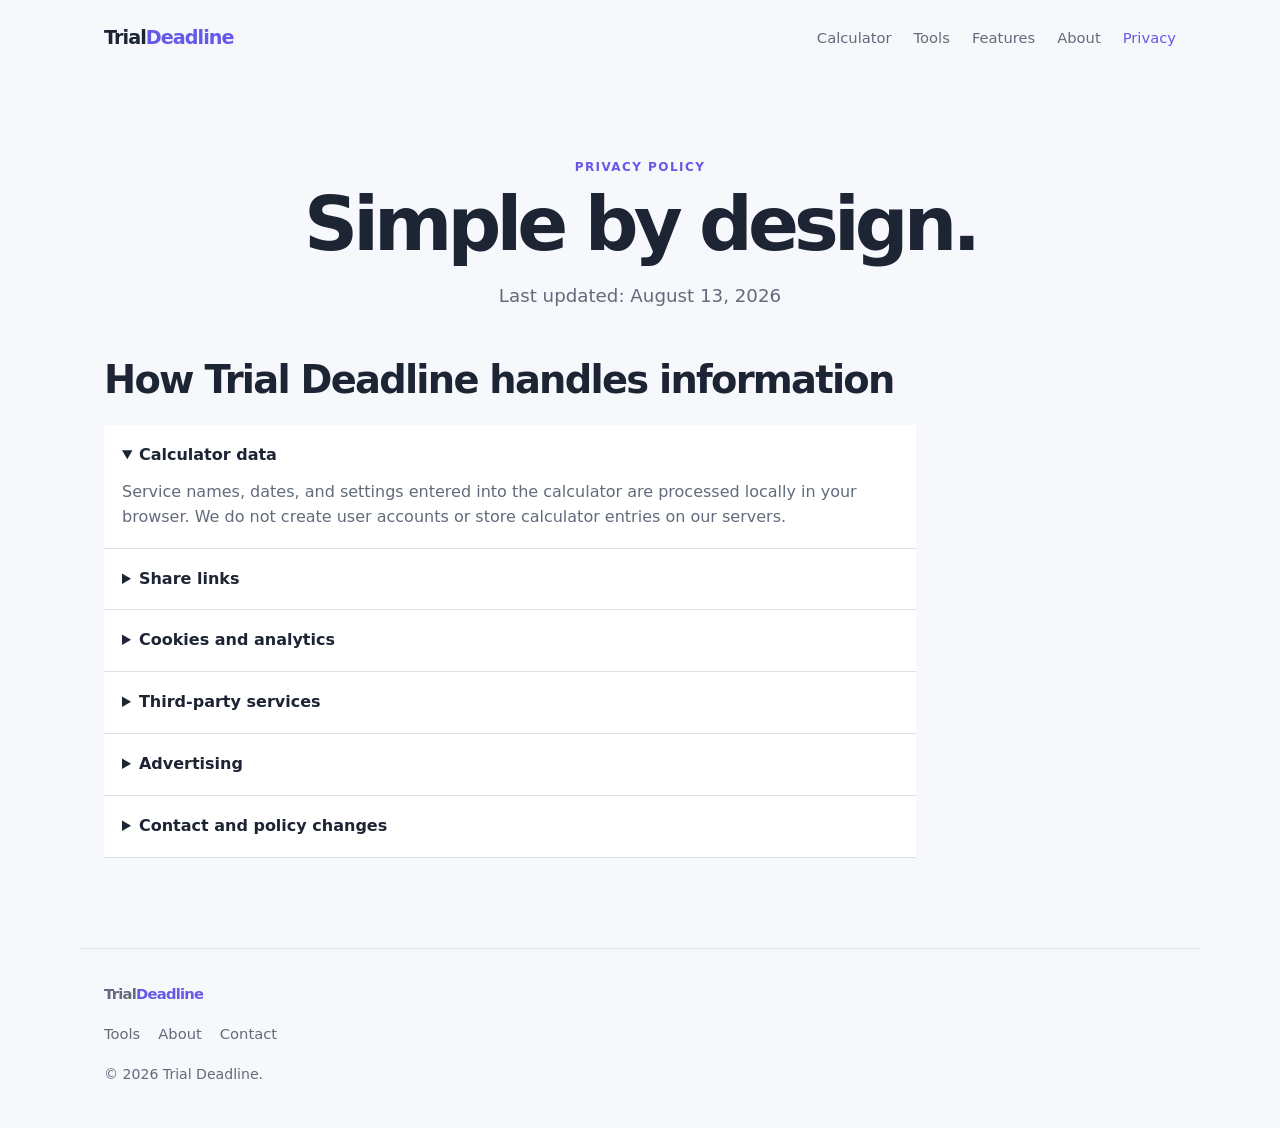
<file: privacy.html>
<!doctype html><html lang="en"><head><meta charset="utf-8"><meta name="viewport" content="width=device-width,initial-scale=1"><meta name="description" content="Trial Deadline privacy policy: a no-account browser tool designed to process calculator inputs locally."><link rel="canonical" href="https://YOUR-DOMAIN.example/privacy.html"><link rel="stylesheet" href="assets/css/site.css"><title>Privacy Policy | Trial Deadline</title></head><body><header class="site-header"><a class="brand" href="index.html">Trial<span>Deadline</span></a><nav><a href="index.html">Calculator</a><a href="tools.html">Tools</a><a href="features.html">Features</a><a href="about.html">About</a><a aria-current="page" href="privacy.html">Privacy</a></nav></header><main><section class="hero"><p class="eyebrow">PRIVACY POLICY</p><h1>Simple by design.</h1><p class="lead">Last updated: August 13, 2026</p></section><section class="content-section faq"><h2>How Trial Deadline handles information</h2><details open><summary>Calculator data</summary><p>Service names, dates, and settings entered into the calculator are processed locally in your browser. We do not create user accounts or store calculator entries on our servers.</p></details><details><summary>Share links</summary><p>When you copy a share link, the entered values are placed in the URL so the recipient’s browser can reproduce the calculation. Anyone with that URL can read those values. Do not include sensitive information in a service name.</p></details><details><summary>Cookies and analytics</summary><p>This version of Trial Deadline does not set cookies for calculator functionality and does not include analytics scripts. If we add advertising or analytics in the future, this policy will be updated before those tools are enabled.</p></details><details><summary>Third-party services</summary><p>Downloading a calendar file happens on your device. If you import it into a calendar provider, that provider’s privacy policy applies. This site is not responsible for third-party websites or services.</p></details><details><summary>Advertising</summary><p>We may display third-party advertising in the future. Third-party vendors, including Google, may use cookies to serve ads based on prior visits to this or other websites. Visitors can manage personalized advertising through Google Ads Settings or opt out through the relevant provider tools, where available. We will update this policy and provide any required consent controls before enabling advertising.</p></details><details><summary>Contact and policy changes</summary><p>For privacy questions or requests, email <a href="mailto:ustools.studio@gmail.com">ustools.studio@gmail.com</a>. We may update this policy to reflect changes to the site or applicable requirements and will revise the date above when we do.</p></details></section></main><footer class="site-footer"><a class="brand" href="index.html">Trial<span>Deadline</span></a><div><a href="tools.html">Tools</a><a href="about.html">About</a><a href="contact.html">Contact</a></div><p>© <span id="year"></span> Trial Deadline.</p></footer><script type="module" src="assets/js/app.js"></script></body></html>
</file>
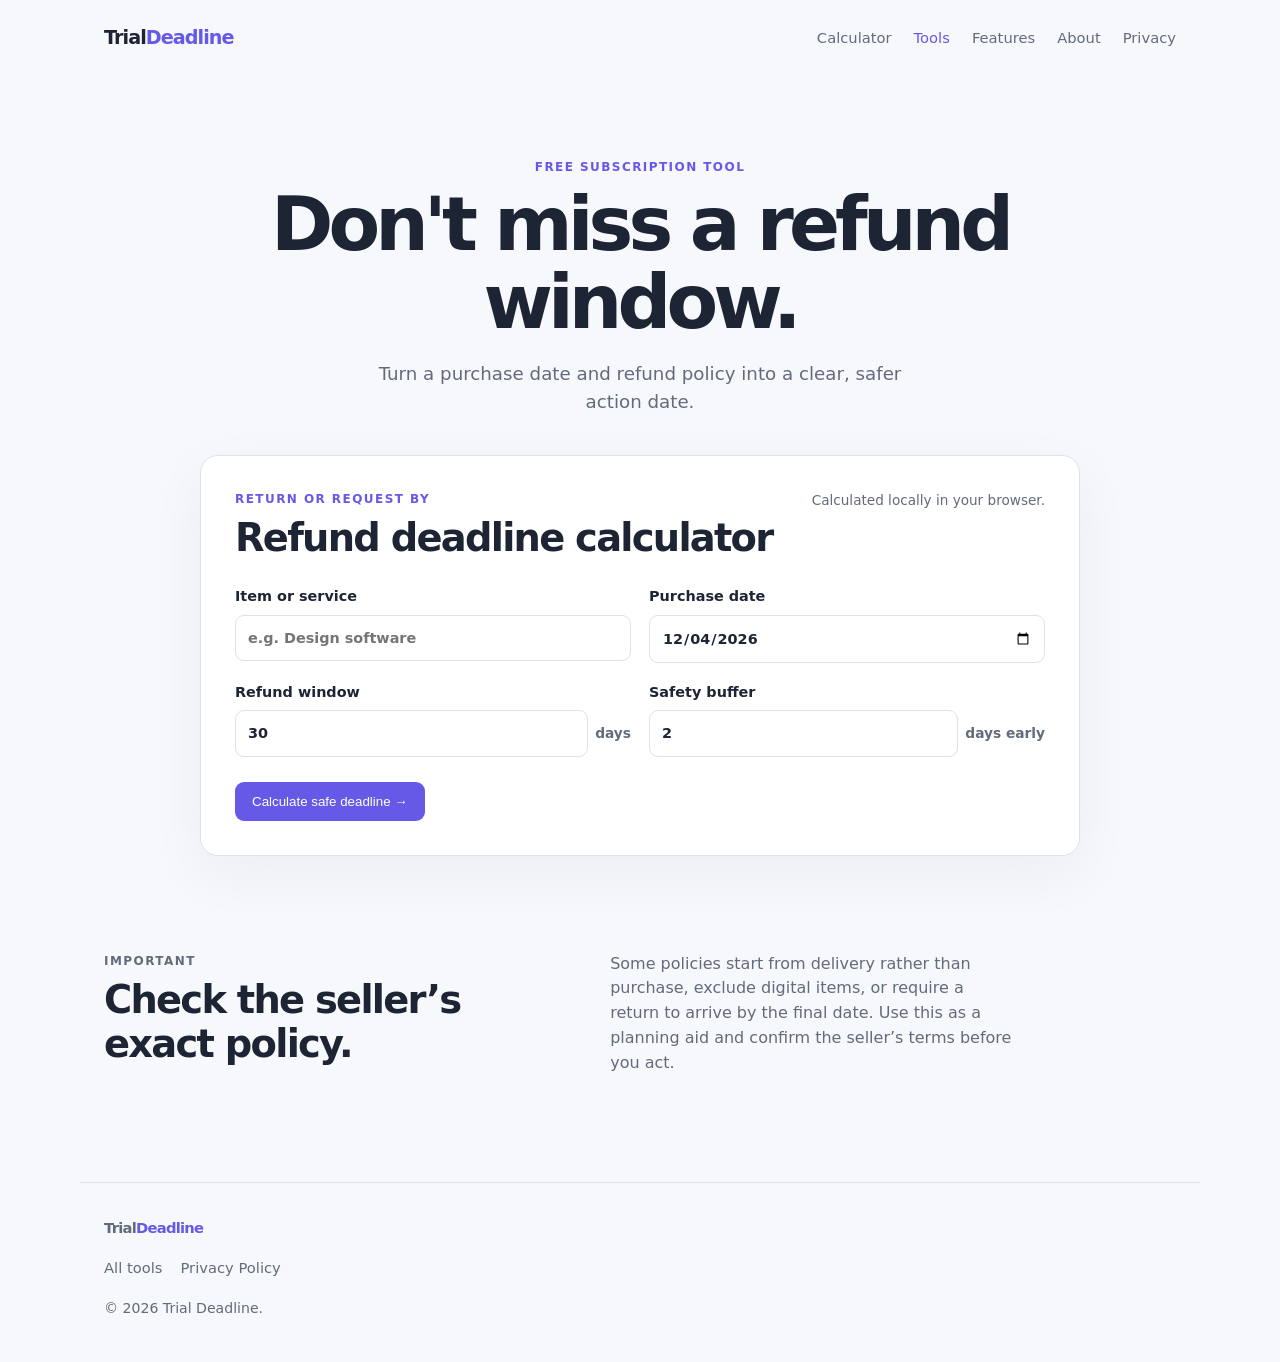
<file: refund-deadline-calculator.html>
<!doctype html><html lang="en"><head><meta charset="utf-8"><meta name="viewport" content="width=device-width,initial-scale=1"><meta name="description" content="Calculate a safer refund or return deadline from your purchase date and the seller's refund window. Free and private."><link rel="canonical" href="https://YOUR-DOMAIN.example/refund-deadline-calculator.html"><link rel="stylesheet" href="assets/css/site.css"><title>Refund Deadline Calculator | Trial Deadline</title></head><body><header class="site-header"><a class="brand" href="index.html">Trial<span>Deadline</span></a><nav><a href="index.html">Calculator</a><a aria-current="page" href="tools.html">Tools</a><a href="features.html">Features</a><a href="about.html">About</a><a href="privacy.html">Privacy</a></nav></header><main><section class="hero compact-hero"><p class="eyebrow">FREE SUBSCRIPTION TOOL</p><h1>Don't miss a refund window.</h1><p class="lead">Turn a purchase date and refund policy into a clear, safer action date.</p></section><section class="tool-card"><div class="tool-heading"><div><p class="eyebrow">RETURN OR REQUEST BY</p><h2>Refund deadline calculator</h2></div><p class="privacy-note">Calculated locally in your browser.</p></div><form class="mini-tool" data-tool="refund"><div class="form-grid"><label>Item or service <input name="service" maxlength="80" placeholder="e.g. Design software"></label><label>Purchase date <input name="start" type="date" required></label><label>Refund window <span class="field-pair"><input name="window" type="number" min="1" max="365" value="30" required><span class="suffix">days</span></span></label><label>Safety buffer <span class="field-pair"><input name="buffer" type="number" min="0" max="30" value="2" required><span class="suffix">days early</span></span></label></div><button class="button button-primary">Calculate safe deadline →</button></form><section class="result" hidden aria-live="polite"><p class="eyebrow">SAFE DEADLINE</p><h3></h3><p></p></section></section><section class="content-section two-columns"><div><p class="eyebrow">IMPORTANT</p><h2>Check the seller’s exact policy.</h2></div><div><p>Some policies start from delivery rather than purchase, exclude digital items, or require a return to arrive by the final date. Use this as a planning aid and confirm the seller’s terms before you act.</p></div></section></main><footer class="site-footer"><a class="brand" href="index.html">Trial<span>Deadline</span></a><div><a href="tools.html">All tools</a><a href="privacy.html">Privacy Policy</a></div><p>© <span id="year"></span> Trial Deadline.</p></footer><script type="module" src="assets/js/app.js"></script></body></html>
</file>
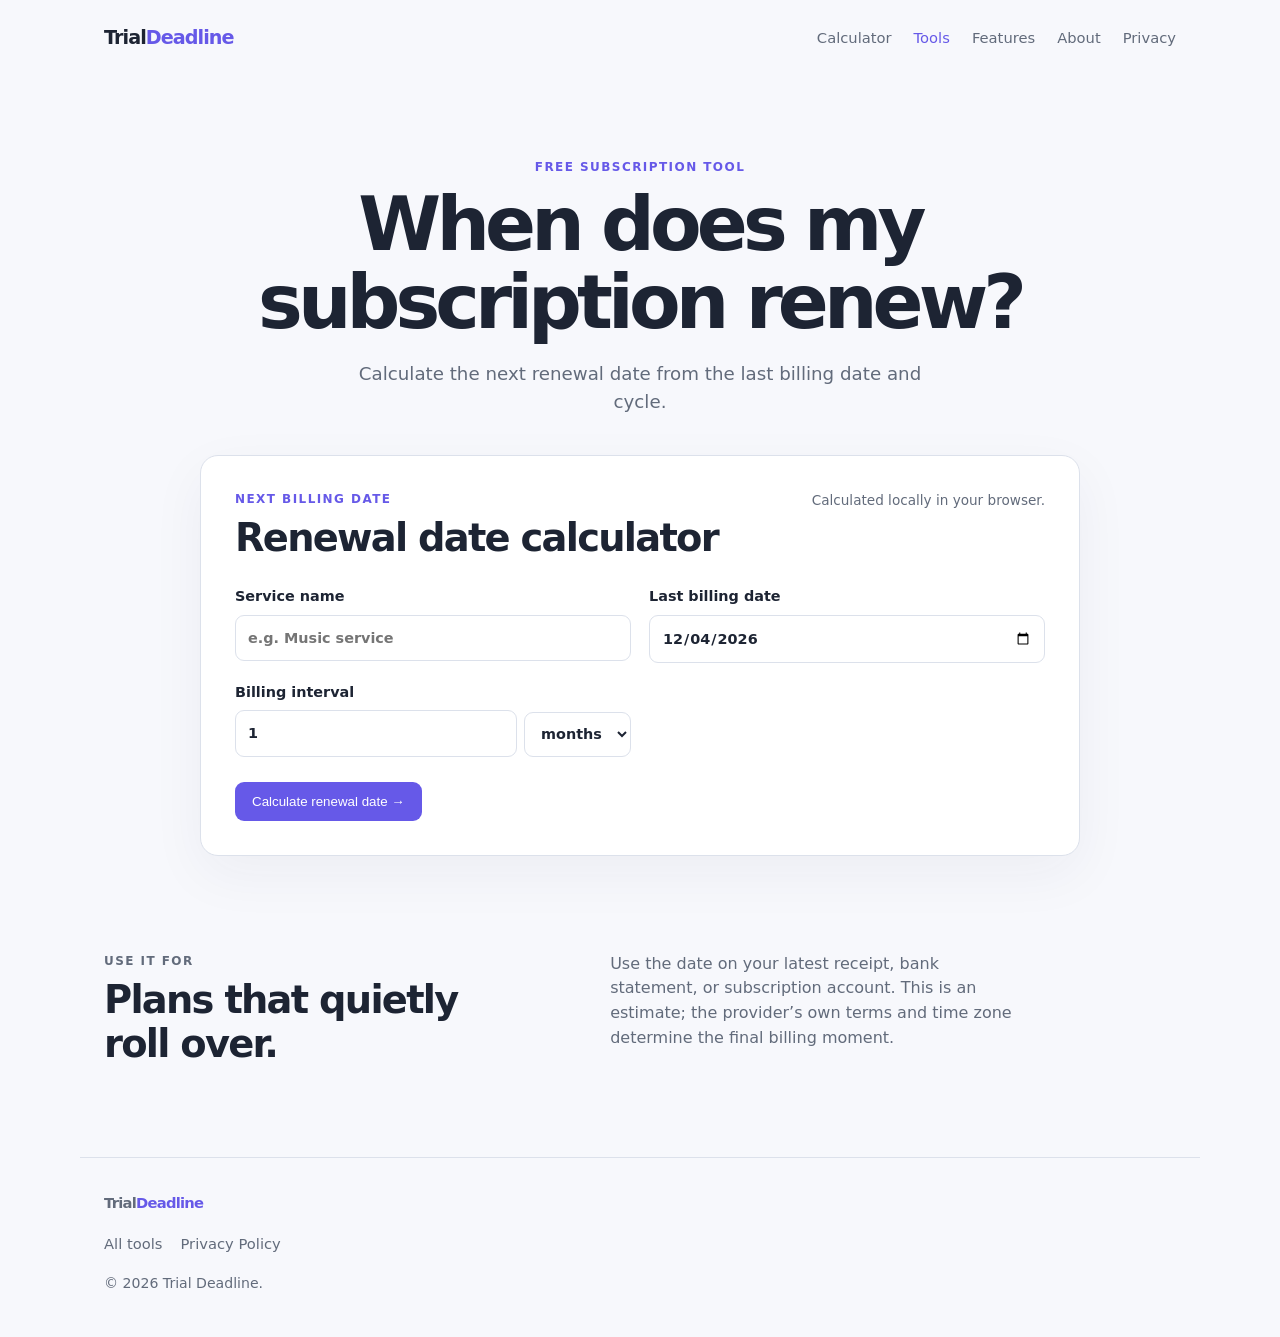
<file: renewal-date-calculator.html>
<!doctype html><html lang="en"><head><meta charset="utf-8"><meta name="viewport" content="width=device-width,initial-scale=1"><meta name="description" content="Calculate the next subscription renewal date for any monthly, annual, weekly, or custom billing cycle. Free and private."><link rel="canonical" href="https://YOUR-DOMAIN.example/renewal-date-calculator.html"><link rel="stylesheet" href="assets/css/site.css"><title>Subscription Renewal Date Calculator | Trial Deadline</title></head><body><header class="site-header"><a class="brand" href="index.html">Trial<span>Deadline</span></a><nav><a href="index.html">Calculator</a><a aria-current="page" href="tools.html">Tools</a><a href="features.html">Features</a><a href="about.html">About</a><a href="privacy.html">Privacy</a></nav></header><main><section class="hero compact-hero"><p class="eyebrow">FREE SUBSCRIPTION TOOL</p><h1>When does my subscription renew?</h1><p class="lead">Calculate the next renewal date from the last billing date and cycle.</p></section><section class="tool-card"><div class="tool-heading"><div><p class="eyebrow">NEXT BILLING DATE</p><h2>Renewal date calculator</h2></div><p class="privacy-note">Calculated locally in your browser.</p></div><form class="mini-tool" data-tool="renewal"><div class="form-grid"><label>Service name <input name="service" maxlength="80" placeholder="e.g. Music service"></label><label>Last billing date <input name="start" type="date" required></label><label>Billing interval <span class="field-pair"><input name="amount" type="number" min="1" max="120" value="1" required><select name="unit"><option value="months">months</option><option value="weeks">weeks</option><option value="days">days</option></select></span></label></div><button class="button button-primary">Calculate renewal date →</button></form><section class="result" hidden aria-live="polite"><p class="eyebrow">NEXT RENEWAL</p><h3></h3><p></p></section></section><section class="content-section two-columns"><div><p class="eyebrow">USE IT FOR</p><h2>Plans that quietly roll over.</h2></div><div><p>Use the date on your latest receipt, bank statement, or subscription account. This is an estimate; the provider’s own terms and time zone determine the final billing moment.</p></div></section></main><footer class="site-footer"><a class="brand" href="index.html">Trial<span>Deadline</span></a><div><a href="tools.html">All tools</a><a href="privacy.html">Privacy Policy</a></div><p>© <span id="year"></span> Trial Deadline.</p></footer><script type="module" src="assets/js/app.js"></script></body></html>
</file>
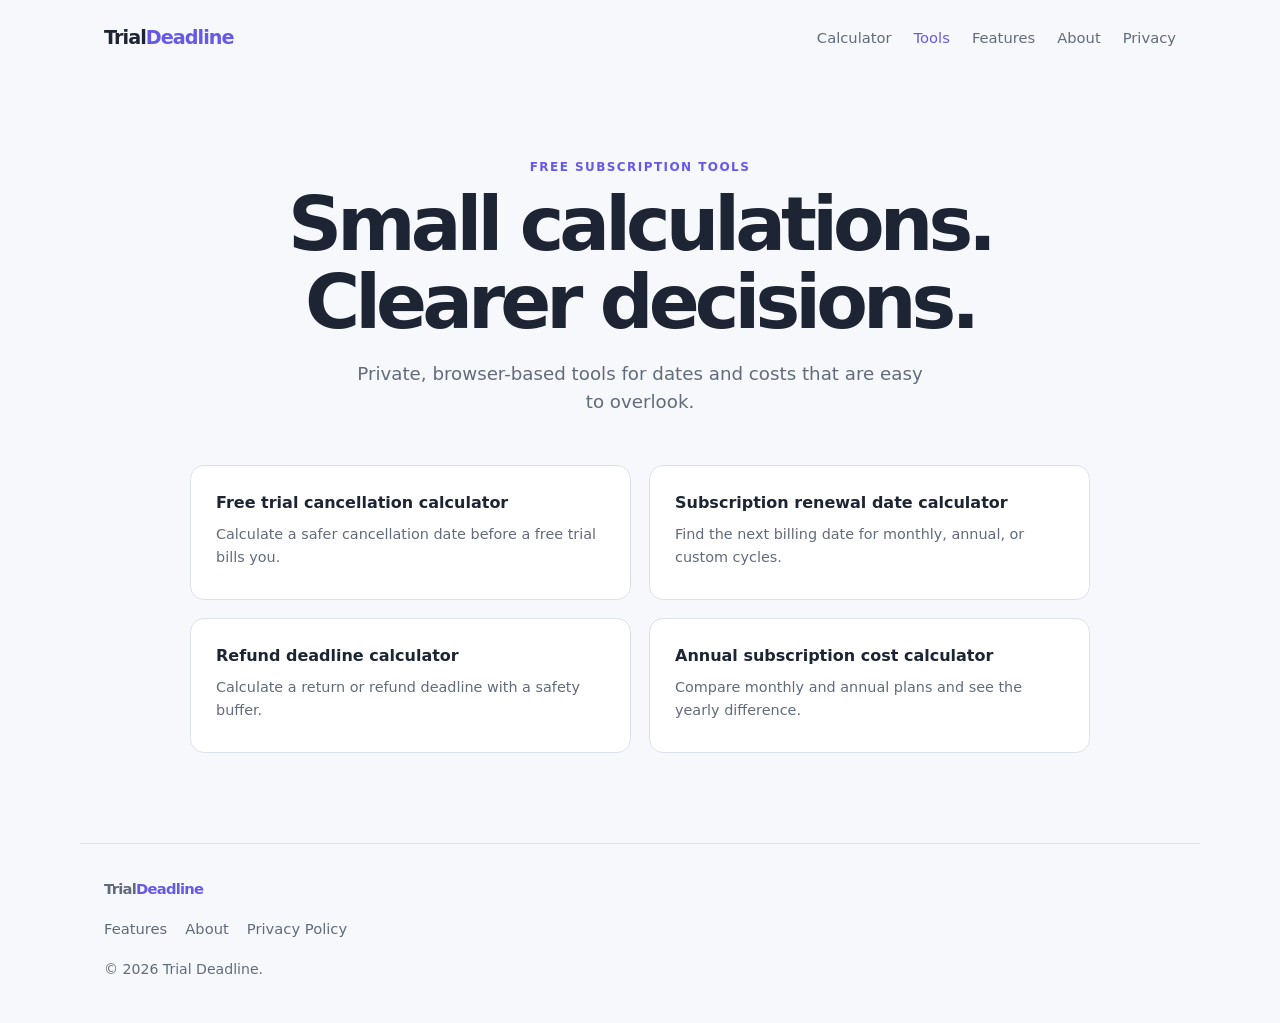
<file: tools.html>
<!doctype html><html lang="en"><head><meta charset="utf-8"><meta name="viewport" content="width=device-width,initial-scale=1"><meta name="description" content="Free, private subscription calculators: renewal dates, refund deadlines, annual-plan costs, and free trial cancellation dates."><link rel="canonical" href="https://YOUR-DOMAIN.example/tools.html"><link rel="stylesheet" href="assets/css/site.css"><title>Free Subscription Calculators | Trial Deadline</title></head><body><header class="site-header"><a class="brand" href="index.html">Trial<span>Deadline</span></a><nav><a href="index.html">Calculator</a><a aria-current="page" href="tools.html">Tools</a><a href="features.html">Features</a><a href="about.html">About</a><a href="privacy.html">Privacy</a></nav></header><main><section class="hero"><p class="eyebrow">FREE SUBSCRIPTION TOOLS</p><h1>Small calculations.<br>Clearer decisions.</h1><p class="lead">Private, browser-based tools for dates and costs that are easy to overlook.</p></section><section class="content-section"><div class="tool-links tool-links-large"><a href="index.html"><strong>Free trial cancellation calculator</strong><span>Calculate a safer cancellation date before a free trial bills you.</span></a><a href="renewal-date-calculator.html"><strong>Subscription renewal date calculator</strong><span>Find the next billing date for monthly, annual, or custom cycles.</span></a><a href="refund-deadline-calculator.html"><strong>Refund deadline calculator</strong><span>Calculate a return or refund deadline with a safety buffer.</span></a><a href="annual-subscription-calculator.html"><strong>Annual subscription cost calculator</strong><span>Compare monthly and annual plans and see the yearly difference.</span></a></div></section></main><footer class="site-footer"><a class="brand" href="index.html">Trial<span>Deadline</span></a><div><a href="features.html">Features</a><a href="about.html">About</a><a href="privacy.html">Privacy Policy</a></div><p>© <span id="year"></span> Trial Deadline.</p></footer><script type="module" src="assets/js/app.js"></script></body></html>
</file>
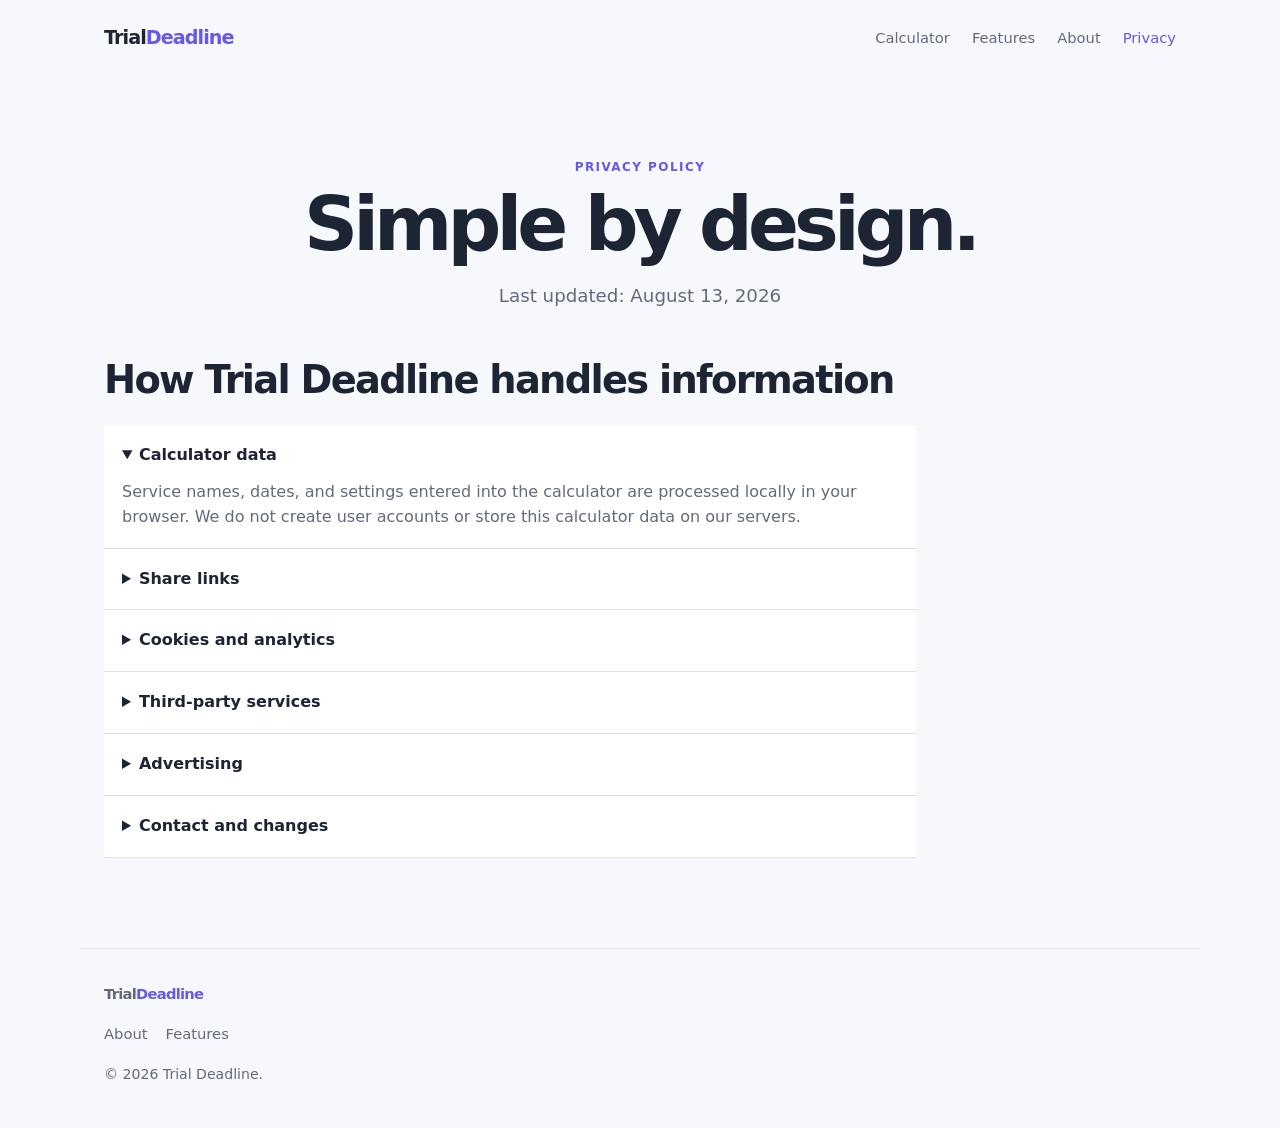
<file: free-trial-deadline-calculator/privacy.html>
<!doctype html><html lang="en"><head><meta charset="utf-8"><meta name="viewport" content="width=device-width,initial-scale=1"><meta name="description" content="Trial Deadline privacy policy: a no-account browser tool designed to process calculator inputs locally."><link rel="canonical" href="https://YOUR-DOMAIN.example/privacy.html"><link rel="stylesheet" href="assets/css/site.css"><title>Privacy Policy | Trial Deadline</title></head><body><header class="site-header"><a class="brand" href="index.html">Trial<span>Deadline</span></a><nav><a href="index.html">Calculator</a><a href="features.html">Features</a><a href="about.html">About</a><a aria-current="page" href="privacy.html">Privacy</a></nav></header><main><section class="hero"><p class="eyebrow">PRIVACY POLICY</p><h1>Simple by design.</h1><p class="lead">Last updated: August 13, 2026</p></section><section class="content-section faq"><h2>How Trial Deadline handles information</h2><details open><summary>Calculator data</summary><p>Service names, dates, and settings entered into the calculator are processed locally in your browser. We do not create user accounts or store this calculator data on our servers.</p></details><details><summary>Share links</summary><p>When you copy a share link, the entered values are placed in the URL so the recipient’s browser can reproduce the calculation. Anyone with that URL can read those values. Do not include sensitive information in the service name.</p></details><details><summary>Cookies and analytics</summary><p>This version of Trial Deadline does not set cookies for calculator functionality and does not include analytics scripts. If we add advertising or analytics in the future, this policy will be updated before those tools are enabled.</p></details><details><summary>Third-party services</summary><p>Downloading a calendar file happens on your device. If you import it into a calendar provider, that provider’s privacy policy applies. This site is not responsible for third-party websites or services.</p></details><details><summary>Advertising</summary><p>We may display third-party advertising in the future. Advertising providers may use cookies or similar technologies as described in their own privacy notices and as permitted by applicable law. Where required, we will provide notice and consent controls.</p></details><details><summary>Contact and changes</summary><p>Before launch, replace this sentence with a working contact email address. We may update this policy to reflect changes to the site or applicable requirements, and will revise the date above when we do.</p></details></section></main><footer class="site-footer"><a class="brand" href="index.html">Trial<span>Deadline</span></a><div><a href="about.html">About</a><a href="features.html">Features</a></div><p>© <span id="year"></span> Trial Deadline.</p></footer><script type="module" src="assets/js/app.js"></script></body></html>
</file>
<file: assets/css/site.css>
:root{--ink:#1d2433;--muted:#626b7b;--paper:#f7f8fc;--white:#fff;--line:#dce1eb;--accent:#6659e8;--accent-dark:#4d41ca;--soft:#eeeefe;--radius:18px;--max:1120px}*{box-sizing:border-box}body{margin:0;background:var(--paper);color:var(--ink);font-family:Inter,ui-sans-serif,system-ui,-apple-system,"Segoe UI",sans-serif;line-height:1.55}.skip-link{position:absolute;left:-999px}.skip-link:focus{left:1rem;top:1rem;background:#fff;padding:.5rem;z-index:5}.site-header,.site-footer,main{max-width:var(--max);margin:auto}.site-header{min-height:76px;display:flex;align-items:center;justify-content:space-between;padding:0 24px}.brand{font-weight:800;font-size:1.2rem;color:var(--ink);text-decoration:none;letter-spacing:-.05em}.brand span{color:var(--accent)}nav{display:flex;gap:22px}nav a,.site-footer a{color:var(--muted);text-decoration:none;font-size:.92rem}nav a:hover,nav a[aria-current=page]{color:var(--accent)}.hero{padding:82px 24px 48px;text-align:center}.compact-hero{padding-bottom:38px}.eyebrow{font-weight:700;font-size:.75rem;color:var(--accent);letter-spacing:.12em;margin:0 0 8px;text-transform:uppercase}.hero h1{font-size:clamp(2.45rem,6vw,4.7rem);line-height:1.04;letter-spacing:-.065em;margin:0 auto 19px;max-width:780px}.lead{font-size:1.14rem;color:var(--muted);max-width:580px;margin:auto}.tool-card{background:var(--white);margin:0 24px 96px;border:1px solid var(--line);border-radius:var(--radius);box-shadow:0 18px 55px #2028520d;padding:34px;max-width:880px;margin-left:auto;margin-right:auto}.tool-heading{display:flex;justify-content:space-between;align-items:flex-start;margin-bottom:25px}.tool-heading h2,.content-section h2{letter-spacing:-.045em;line-height:1.15;margin:0;font-size:clamp(1.7rem,3vw,2.4rem)}.privacy-note{font-size:.85rem;color:var(--muted);margin:0}.form-grid{display:grid;grid-template-columns:repeat(2,1fr);gap:18px}label{font-weight:650;font-size:.9rem;display:block}input,select{width:100%;border:1px solid var(--line);border-radius:9px;background:#fff;color:var(--ink);font:inherit;padding:11px 12px;margin-top:7px;min-height:45px}.field-pair{display:flex;gap:7px;align-items:end}.field-pair input{min-width:0}.field-pair select{width:112px}.suffix{margin-bottom:12px;white-space:nowrap;color:var(--muted);font-size:.86rem}.button{border:0;border-radius:9px;padding:12px 17px;margin-top:25px;font:700 .93rem inherit;cursor:pointer}.button-primary{background:var(--accent);color:#fff}.button-primary:hover{background:var(--accent-dark)}.button-secondary{background:var(--soft);color:var(--accent)}.result{background:var(--soft);border-radius:12px;padding:25px;margin-top:28px}.result h3{font-size:clamp(1.8rem,4vw,2.65rem);letter-spacing:-.05em;margin:0}.result p{color:var(--muted);margin:6px 0}.result-actions{display:flex;gap:10px;flex-wrap:wrap}.result-actions .button{margin-top:14px}.status{font-size:.86rem;min-height:1.25em}.content-section{padding:0 24px 90px}.two-columns{display:grid;grid-template-columns:1fr 1fr;gap:11%;max-width:960px}.two-columns p{color:var(--muted);margin-top:0}.steps,.tool-links{display:grid;grid-template-columns:repeat(3,1fr);gap:18px;margin-top:30px}.steps article,.tool-links a{background:#fff;border:1px solid var(--line);padding:25px;border-radius:14px}.steps span{color:var(--accent);font-weight:800}.steps h3{margin:17px 0 7px;letter-spacing:-.025em}.steps p,.faq p{color:var(--muted);margin:0}.tool-links a{color:var(--ink);text-decoration:none;transition:transform .15s,border-color .15s}.tool-links a:hover{border-color:var(--accent);transform:translateY(-2px)}.tool-links strong,.tool-links span{display:block}.tool-links span{color:var(--muted);font-size:.9rem;margin-top:8px}.tool-links-large{grid-template-columns:repeat(2,1fr);max-width:900px;margin:0 auto}.tool-links-large a{min-height:135px}.faq{max-width:860px}.faq h2{margin-bottom:23px}.faq details{background:#fff;border-bottom:1px solid var(--line);padding:18px}.faq summary{font-weight:700;cursor:pointer}.faq details p{padding-top:12px}.site-footer{border-top:1px solid var(--line);padding:34px 24px;color:var(--muted);font-size:.88rem}.site-footer>div{display:flex;gap:18px;margin:18px 0}.site-footer p{margin:8px 0}@media(max-width:640px){.site-header{padding:0 18px}.site-header nav{gap:12px}.site-header nav a:nth-child(3),.site-header nav a:nth-child(4){display:none}.hero{padding-top:58px}.tool-card{margin:0 16px 70px;padding:22px}.tool-heading{display:block}.privacy-note{margin-top:6px}.form-grid,.two-columns,.steps,.tool-links,.tool-links-large{grid-template-columns:1fr}.content-section{padding:0 18px 66px}.field-pair select{width:104px}}
</file>
<file: free-trial-deadline-calculator/assets/css/site.css>
:root{--ink:#1d2433;--muted:#626b7b;--paper:#f7f8fc;--white:#fff;--line:#dce1eb;--accent:#6659e8;--accent-dark:#4d41ca;--soft:#eeeefe;--radius:18px;--max:1120px}*{box-sizing:border-box}body{margin:0;background:var(--paper);color:var(--ink);font-family:Inter,ui-sans-serif,system-ui,-apple-system,"Segoe UI",sans-serif;line-height:1.55}.skip-link{position:absolute;left:-999px}.skip-link:focus{left:1rem;top:1rem;background:#fff;padding:.5rem;z-index:5}.site-header,.site-footer,main{max-width:var(--max);margin:auto}.site-header{min-height:76px;display:flex;align-items:center;justify-content:space-between;padding:0 24px}.brand{font-weight:800;font-size:1.2rem;color:var(--ink);text-decoration:none;letter-spacing:-.05em}.brand span{color:var(--accent)}nav{display:flex;gap:22px}nav a,.site-footer a{color:var(--muted);text-decoration:none;font-size:.92rem}nav a:hover,nav a[aria-current=page]{color:var(--accent)}.hero{padding:82px 24px 48px;text-align:center}.eyebrow{font-weight:700;font-size:.75rem;color:var(--accent);letter-spacing:.12em;margin:0 0 8px;text-transform:uppercase}.hero h1{font-size:clamp(2.45rem,6vw,4.7rem);line-height:1.04;letter-spacing:-.065em;margin:0 auto 19px;max-width:780px}.lead{font-size:1.14rem;color:var(--muted);max-width:580px;margin:auto}.tool-card{background:var(--white);margin:0 24px 96px;border:1px solid var(--line);border-radius:var(--radius);box-shadow:0 18px 55px #2028520d;padding:34px;max-width:880px;margin-left:auto;margin-right:auto}.tool-heading{display:flex;justify-content:space-between;align-items:flex-start;margin-bottom:25px}.tool-heading h2,.content-section h2{letter-spacing:-.045em;line-height:1.15;margin:0;font-size:clamp(1.7rem,3vw,2.4rem)}.privacy-note{font-size:.85rem;color:var(--muted);margin:0}.form-grid{display:grid;grid-template-columns:repeat(2,1fr);gap:18px}label{font-weight:650;font-size:.9rem;display:block}input,select{width:100%;border:1px solid var(--line);border-radius:9px;background:#fff;color:var(--ink);font:inherit;padding:11px 12px;margin-top:7px;min-height:45px}.field-pair{display:flex;gap:7px;align-items:end}.field-pair input{min-width:0}.field-pair select{width:112px}.suffix{margin-bottom:12px;white-space:nowrap;color:var(--muted);font-size:.86rem}.button{border:0;border-radius:9px;padding:12px 17px;margin-top:25px;font:700 .93rem inherit;cursor:pointer}.button-primary{background:var(--accent);color:#fff}.button-primary:hover{background:var(--accent-dark)}.button-secondary{background:var(--soft);color:var(--accent)}.result{background:var(--soft);border-radius:12px;padding:25px;margin-top:28px}.result h3{font-size:clamp(1.8rem,4vw,2.65rem);letter-spacing:-.05em;margin:0}.result p{color:var(--muted);margin:6px 0}.result-actions{display:flex;gap:10px;flex-wrap:wrap}.result-actions .button{margin-top:14px}.status{font-size:.86rem;min-height:1.25em}.content-section{padding:0 24px 90px}.two-columns{display:grid;grid-template-columns:1fr 1fr;gap:11%;max-width:960px}.two-columns p{color:var(--muted);margin-top:0}.steps{display:grid;grid-template-columns:repeat(3,1fr);gap:18px;margin-top:30px}.steps article{background:#fff;border:1px solid var(--line);padding:25px;border-radius:14px}.steps span{color:var(--accent);font-weight:800}.steps h3{margin:17px 0 7px;letter-spacing:-.025em}.steps p,.faq p{color:var(--muted);margin:0}.faq{max-width:860px}.faq h2{margin-bottom:23px}.faq details{background:#fff;border-bottom:1px solid var(--line);padding:18px}.faq summary{font-weight:700;cursor:pointer}.faq details p{padding-top:12px}.site-footer{border-top:1px solid var(--line);padding:34px 24px;color:var(--muted);font-size:.88rem}.site-footer>div{display:flex;gap:18px;margin:18px 0}.site-footer p{margin:8px 0}@media(max-width:640px){.site-header{padding:0 18px}.site-header nav{gap:12px}.site-header nav a:nth-child(2),.site-header nav a:nth-child(3){display:none}.hero{padding-top:58px}.tool-card{margin:0 16px 70px;padding:22px}.tool-heading{display:block}.privacy-note{margin-top:6px}.form-grid,.two-columns,.steps{grid-template-columns:1fr}.content-section{padding:0 18px 66px}.field-pair select{width:104px}}
</file>
